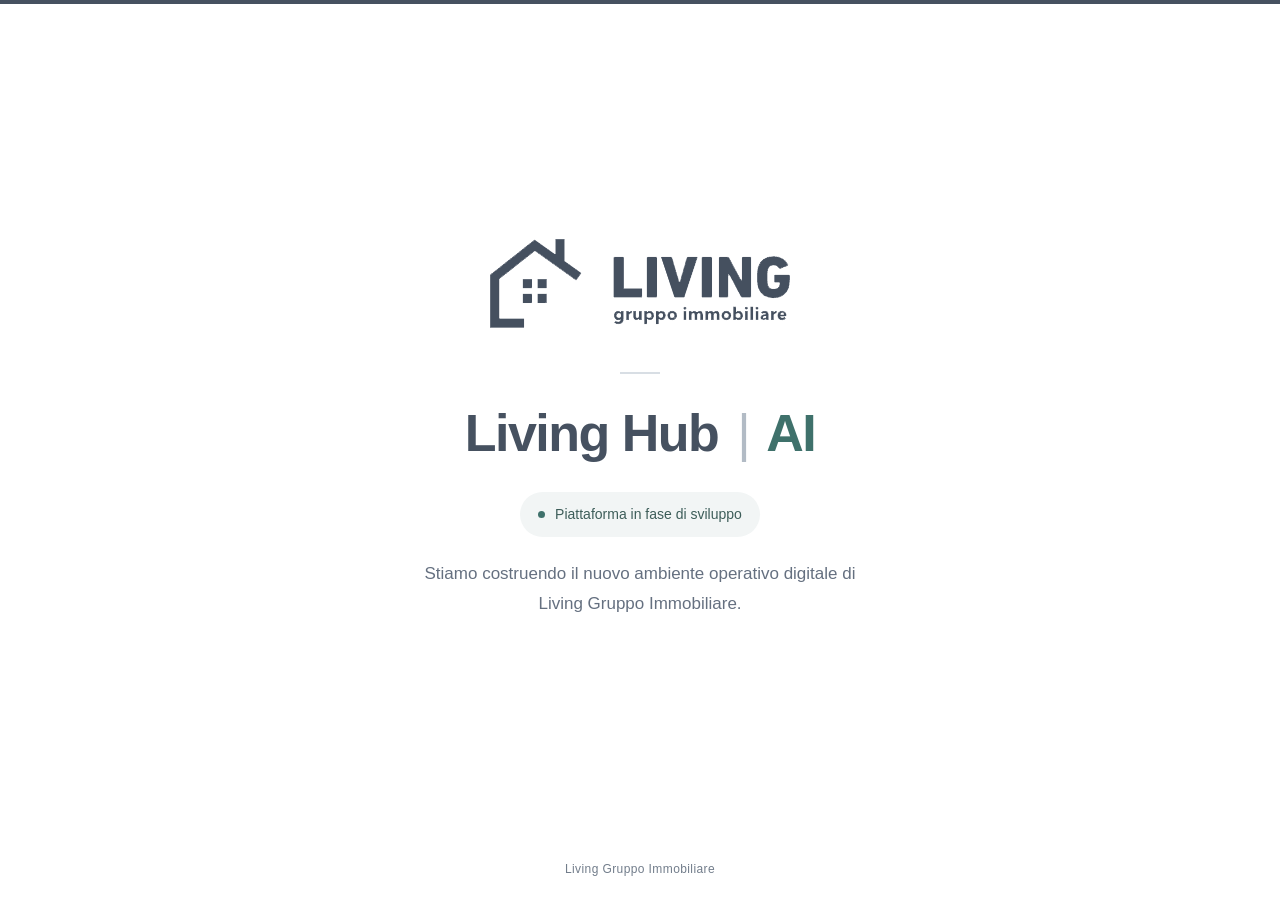
<file: index.html>
<!doctype html>
<html lang="it">
<head>
  <meta charset="utf-8">
  <meta name="viewport" content="width=device-width, initial-scale=1">
  <meta name="description" content="Living Hub | AI — Il nuovo ambiente operativo digitale di Living Gruppo Immobiliare. Piattaforma in fase di sviluppo.">
  <meta name="theme-color" content="#465160">
  <title>Living Hub | AI — Piattaforma in fase di sviluppo</title>
  <link rel="icon" href="logo-living.png" type="image/png">
  <link rel="stylesheet" href="style.css">
</head>
<body>
  <main>
    <img class="logo" src="logo-living.png" alt="Living Gruppo Immobiliare" width="300" height="89">
    <div class="divider" aria-hidden="true"></div>
    <h1>Living Hub <span class="separator">|</span> <span class="ai">AI</span></h1>
    <p class="status"><span class="dot" aria-hidden="true"></span>Piattaforma in fase di sviluppo</p>
    <p class="description">Stiamo costruendo il nuovo ambiente operativo digitale di Living Gruppo Immobiliare.</p>
  </main>
  <footer>Living Gruppo Immobiliare</footer>
</body>
</html>
</file>
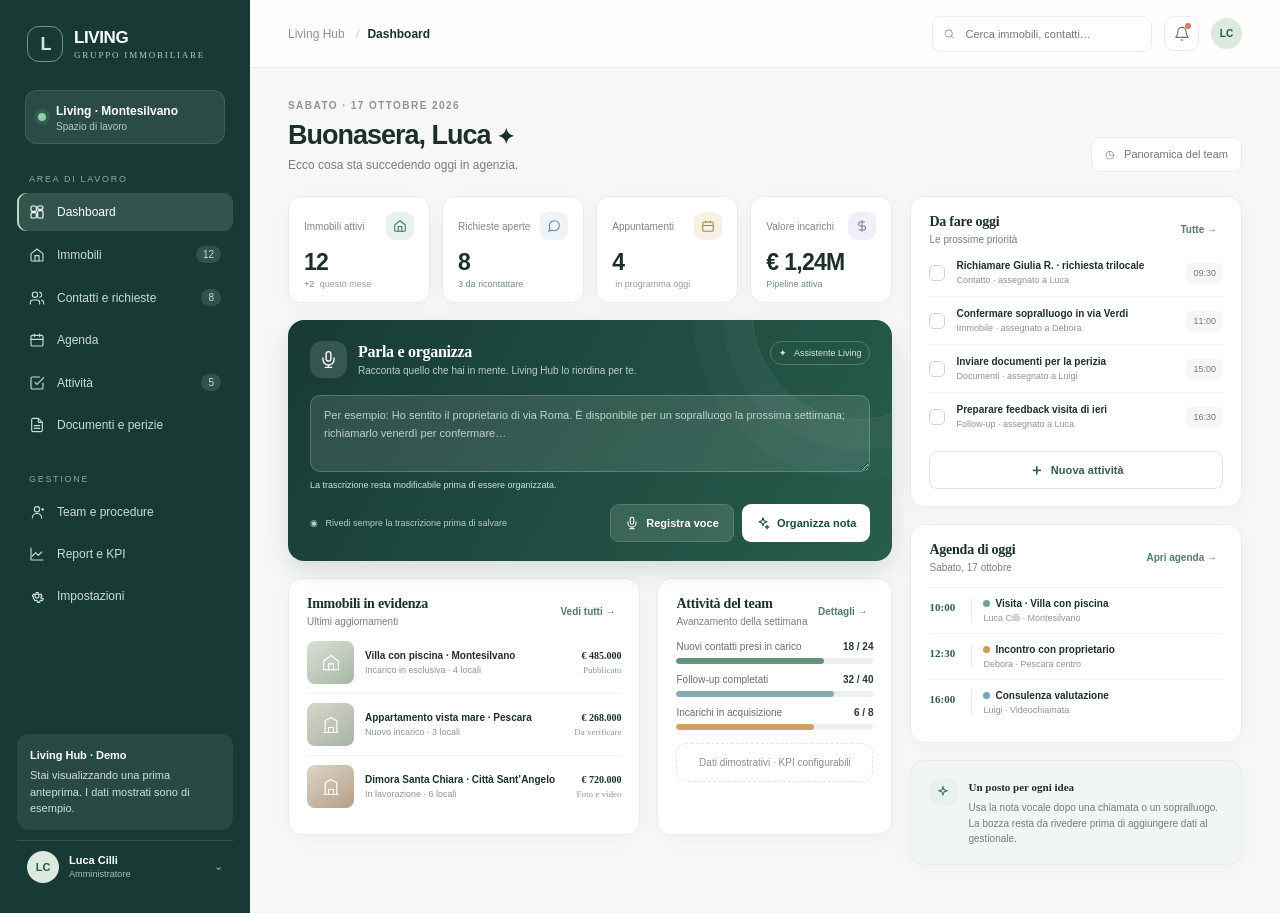
<file: dashboard/index.html>
<!doctype html>
<html lang="it">
<head>
<meta charset="utf-8"><meta name="viewport" content="width=device-width,initial-scale=1">
<meta name="theme-color" content="#173b34"><title>Living Hub · Dashboard</title>
<style>
:root{--ink:#1c302b;--muted:#74817c;--line:#e8ede9;--paper:#f7f8f5;--white:#fff;--green:#173b34;--green2:#24584c;--mint:#e7f2ec;--gold:#c99448;--blue:#edf3f7;--shadow:0 8px 28px rgba(23,59,52,.07)}
*{box-sizing:border-box}body{margin:0;background:var(--paper);color:var(--ink);font:14px 'DM Sans',sans-serif}button,input,textarea{font:inherit}button{cursor:pointer}.app{display:grid;grid-template-columns:250px minmax(0,1fr);min-height:100vh}.sidebar{background:var(--green);color:white;padding:26px 17px 20px;display:flex;flex-direction:column;gap:28px}.brand{display:flex;align-items:center;gap:11px;padding:0 10px}.brandmark{width:36px;height:36px;border:1px solid rgba(255,255,255,.42);border-radius:12px;display:grid;place-items:center;font:800 18px Manrope,sans-serif;letter-spacing:-2px;color:#d5e6d9}.brandname{font:700 17px Manrope,sans-serif;letter-spacing:-.4px}.brandname small{display:block;font:500 9px 'DM Sans';letter-spacing:1.8px;color:#b6c9bd;margin-top:2px}.workspace{margin:0 8px;background:rgba(255,255,255,.09);border:1px solid rgba(255,255,255,.11);border-radius:12px;padding:11px 12px;display:flex;align-items:center;gap:10px}.workspace .dot{width:8px;height:8px;border-radius:50%;background:#8ed1a8;box-shadow:0 0 0 4px rgba(142,209,168,.12)}.workspace strong{font-size:12px}.workspace span{display:block;color:#b4c9bd;font-size:10px;margin-top:3px}.nav-label{font-size:9px;text-transform:uppercase;letter-spacing:1.7px;color:#91aaa0;padding:0 12px;margin:2px 0 9px}.nav{display:grid;gap:4px}.nav button{background:none;border:0;color:#cedbd4;text-align:left;border-radius:9px;padding:11px 12px;display:flex;align-items:center;gap:12px;font-size:12px;transition:.18s}.nav button:hover,.nav button.active{background:rgba(255,255,255,.12);color:white}.nav button.active{box-shadow:inset 2px 0 #b5d8c0}.ico{width:16px;height:16px;display:inline-grid;place-items:center;flex:none}.ico svg{width:16px;height:16px;stroke:currentColor;fill:none;stroke-width:1.7;stroke-linecap:round;stroke-linejoin:round}.nav .count{margin-left:auto;border-radius:20px;background:rgba(255,255,255,.12);padding:3px 7px;font-size:10px}.side-bottom{margin-top:auto;display:grid;gap:10px}.help-card{padding:13px;border-radius:12px;background:rgba(255,255,255,.08);color:#d2dfd8;font-size:11px;line-height:1.5}.help-card b{color:#fff;display:block;margin-bottom:4px}.profile{display:flex;align-items:center;gap:10px;padding:10px;border-top:1px solid rgba(255,255,255,.12);font-size:11px}.avatar{width:32px;height:32px;border-radius:50%;display:grid;place-items:center;font-weight:700;background:#dce9df;color:#24584c}.profile small{display:block;color:#a9beb3;margin-top:3px}.main{min-width:0}.topbar{height:68px;background:rgba(255,255,255,.82);border-bottom:1px solid var(--line);display:flex;align-items:center;justify-content:space-between;padding:0 38px;position:sticky;top:0;z-index:5;backdrop-filter:blur(14px)}.crumb{font-size:12px;color:#89958f}.crumb b{color:var(--ink);font-weight:600}.top-actions{display:flex;align-items:center;gap:12px}.search{height:36px;width:220px;border:1px solid var(--line);background:#fff;border-radius:9px;display:flex;align-items:center;gap:8px;padding:0 10px;color:#8b9690}.search input{outline:none;border:0;width:100%;font-size:11px}.circle-btn{width:35px;height:35px;border:1px solid var(--line);background:#fff;border-radius:10px;display:grid;place-items:center;color:#66746d;position:relative}.notify{position:absolute;width:6px;height:6px;background:#d67a62;border-radius:100%;right:7px;top:6px}.content{max-width:1450px;margin:auto;padding:32px 38px 48px}.welcome{display:flex;align-items:flex-end;justify-content:space-between;gap:14px;margin-bottom:24px}.eyebrow{font-size:10px;letter-spacing:1.45px;text-transform:uppercase;color:#8b958e;font-weight:600;margin-bottom:9px}.welcome h1{margin:0;font:700 27px Manrope,sans-serif;letter-spacing:-1px}.welcome p{margin:7px 0 0;color:var(--muted);font-size:12px}.date-chip{border:1px solid var(--line);border-radius:9px;background:#fff;padding:10px 13px;font-size:11px;color:#6c7973;white-space:nowrap}.grid{display:grid;grid-template-columns:minmax(0,1.55fr) minmax(300px,.85fr);gap:18px;align-items:start}.left-col,.right-col{display:grid;gap:17px;min-width:0}.metrics{display:grid;grid-template-columns:repeat(4,minmax(0,1fr));gap:12px}.metric{background:white;border:1px solid var(--line);border-radius:13px;padding:15px 15px 13px;min-height:105px;box-shadow:0 2px 8px rgba(23,59,52,.02)}.metric-top{display:flex;justify-content:space-between;align-items:center;color:#7c8982;font-size:10px}.metric-icon{width:28px;height:28px;border-radius:9px;background:var(--mint);color:#3a7662;display:grid;place-items:center}.metric-icon svg{width:14px;height:14px;stroke:currentColor;fill:none;stroke-width:1.8}.metric strong{display:block;font:700 23px Manrope,sans-serif;margin:9px 0 3px;letter-spacing:-.7px}.delta{font-size:9px;color:#698e78}.delta em{font-style:normal;color:#91a098;margin-left:3px}.voice-card{border-radius:16px;background:linear-gradient(120deg,#173b34,#285d4d);padding:21px 22px 19px;color:white;box-shadow:0 10px 24px rgba(24,67,55,.15);position:relative;overflow:hidden}.voice-card:after{content:'';width:210px;height:210px;position:absolute;border:1px solid rgba(255,255,255,.09);border-radius:50%;right:-72px;top:-112px;box-shadow:0 0 0 30px rgba(255,255,255,.025),0 0 0 60px rgba(255,255,255,.02)}.voice-head{display:flex;justify-content:space-between;align-items:flex-start;position:relative;z-index:1}.voice-title{display:flex;align-items:center;gap:11px}.voice-mark{width:37px;height:37px;border-radius:12px;background:rgba(255,255,255,.13);display:grid;place-items:center}.voice-mark svg{width:19px;height:19px;stroke:white;fill:none;stroke-width:1.7;stroke-linecap:round;stroke-linejoin:round}.voice-title h2{font:700 16px Manrope;margin:0;letter-spacing:-.3px}.voice-title p{margin:4px 0 0;color:#bad0c4;font-size:10px}.badge{font-size:9px;color:#d7e8dd;border:1px solid rgba(255,255,255,.22);padding:6px 8px;border-radius:30px}.voice-area{position:relative;z-index:1;margin-top:17px}.voice-text{width:100%;height:77px;resize:vertical;min-height:68px;background:rgba(255,255,255,.1);border:1px solid rgba(255,255,255,.2);border-radius:10px;color:#fff;outline:none;padding:11px 13px;font-size:11px;line-height:1.6}.voice-text::placeholder{color:#c0d2c8}.voice-controls{display:flex;justify-content:space-between;align-items:center;margin-top:10px;gap:9px}.privacy-note{color:#bbcec2;font-size:9px;display:flex;align-items:center;gap:6px}.voice-buttons{display:flex;gap:8px}.btn{border:0;border-radius:8px;padding:9px 12px;font-size:10px;font-weight:600;display:inline-flex;align-items:center;justify-content:center;gap:7px;transition:.18s}.btn svg{width:14px;height:14px;stroke:currentColor;fill:none;stroke-width:1.8;stroke-linecap:round;stroke-linejoin:round}.btn-ghost{color:white;background:rgba(255,255,255,.12);border:1px solid rgba(255,255,255,.14)}.btn-ghost:hover{background:rgba(255,255,255,.2)}.btn-light{background:#fff;color:#1d493d}.btn-light:hover{background:#eaf4ec}.btn-primary{background:var(--green);color:white}.btn-primary:hover{background:#24584c}.btn-outline{background:white;color:#4e6058;border:1px solid var(--line)}.mic.recording{background:#e57f68;color:white;animation:pulse 1.2s infinite}@keyframes pulse{50%{box-shadow:0 0 0 6px rgba(229,127,104,.2)}}.transcript-status{font-size:9px;color:#d2e3d7;min-height:14px;margin-top:5px}.preview{margin-top:12px;border:1px solid rgba(255,255,255,.18);border-radius:11px;padding:12px;background:rgba(255,255,255,.07);display:none}.preview.show{display:block}.preview-top{display:flex;justify-content:space-between;align-items:center;font-size:10px;font-weight:700}.preview-top button{border:0;background:none;color:#d4e6db;font-size:10px}.preview-list{display:grid;gap:7px;margin-top:10px}.suggestion{display:flex;align-items:flex-start;gap:8px;background:rgba(255,255,255,.08);border-radius:8px;padding:8px;font-size:10px;line-height:1.45;color:#eef6f0}.suggestion input{accent-color:#8dd3a5;margin-top:1px}.suggestion .tag{white-space:nowrap;background:rgba(255,255,255,.15);border-radius:20px;padding:3px 6px;font-size:8px;color:#d7e7dc}.preview-footer{display:flex;justify-content:flex-end;gap:8px;margin-top:10px}.card{background:#fff;border:1px solid var(--line);border-radius:14px;padding:17px 18px;box-shadow:0 2px 8px rgba(23,59,52,.02)}.card-head{display:flex;align-items:center;justify-content:space-between;margin-bottom:14px}.card-head h2{font:700 14px Manrope;margin:0;letter-spacing:-.25px}.card-head p{font-size:10px;color:var(--muted);margin:4px 0 0}.link{border:0;background:none;color:#537c68;font-size:10px;font-weight:600}.task-list{display:grid}.task{display:grid;grid-template-columns:17px minmax(0,1fr) auto;gap:10px;padding:11px 0;border-top:1px solid #f0f2ef;align-items:center}.task:first-child{border-top:0;padding-top:1px}.check{width:16px;height:16px;border-radius:5px;border:1.3px solid #cbd7ce;background:white;display:grid;place-items:center;color:white;padding:0}.check.done{background:#4d8069;border-color:#4d8069}.check svg{width:10px;height:10px;stroke:currentColor;fill:none;stroke-width:2}.task-name{font-size:10px;font-weight:600}.task-meta{font-size:9px;color:#89958e;margin-top:4px}.task-time{font-size:9px;color:#6f7b74;background:#f5f7f4;border-radius:6px;padding:5px 7px;white-space:nowrap}.agenda-row{display:flex;gap:11px;padding:10px 0;border-top:1px solid #f0f2ef}.agenda-row:first-child{border-top:0;padding-top:0}.timebox{width:43px;flex:none;border-right:1px solid var(--line);font:700 11px Manrope;color:#345b4d;padding-top:3px}.event-title{font-size:10px;font-weight:600}.event-meta{font-size:9px;color:#8a9690;margin-top:4px}.event-dot{width:7px;height:7px;border-radius:50%;background:#72a587;display:inline-block;margin-right:5px}.event-dot.gold{background:#cb9a57}.event-dot.blue{background:#76a4ba}.pipeline{display:grid;gap:10px}.pipeline-line{display:flex;justify-content:space-between;font-size:10px;color:#63716a}.pipeline-line strong{color:#263a33}.bar{height:6px;background:#edf1ed;border-radius:20px;margin-top:6px;overflow:hidden}.bar i{height:100%;display:block;border-radius:20px;background:#67927c}.bar.blue i{background:#84aab5}.bar.gold i{background:#cda367}.bottom-row{display:grid;grid-template-columns:1.2fr .8fr;gap:17px}.property{display:flex;align-items:center;gap:11px;padding:9px 0;border-top:1px solid #f0f2ef}.property:first-child{border-top:0;padding-top:0}.prop-img{width:47px;height:43px;border-radius:8px;background:linear-gradient(145deg,#d8dfd4,#a7b8a5);display:grid;place-items:center;color:white;flex:none}.prop-img svg{width:20px;height:20px;stroke:currentColor;fill:none;stroke-width:1.4}.prop-text{min-width:0}.prop-text b{font-size:10px;display:block}.prop-text span{font-size:9px;color:#8b9690;display:block;margin-top:4px}.prop-price{margin-left:auto;text-align:right;font:700 10px Manrope;white-space:nowrap}.prop-price small{display:block;font:400 9px 'DM Sans';color:#8a9690;margin-top:4px}.empty-state{padding:13px;border:1px dashed #dfe7e1;border-radius:10px;text-align:center;color:#839087;font-size:10px}.toast{position:fixed;right:24px;bottom:24px;background:#203f35;color:white;padding:12px 16px;border-radius:10px;box-shadow:var(--shadow);font-size:11px;opacity:0;transform:translateY(8px);pointer-events:none;transition:.22s;z-index:10}.toast.show{opacity:1;transform:translateY(0)}.mobile-menu{display:none}

.properties-view[hidden]{display:none}.property-page-head{display:flex;align-items:flex-end;justify-content:space-between;gap:16px;margin:4px 0 22px}.property-page-head h1{margin:0;font:700 28px Manrope,sans-serif;letter-spacing:-.8px}.property-page-head p{margin:7px 0 0;color:var(--muted);font-size:12px}.property-kpis{display:grid;grid-template-columns:repeat(4,minmax(0,1fr));gap:12px;margin-bottom:17px}.property-kpis .metric{min-height:90px}.property-kpis .metric strong{font-size:22px}.property-toolbar{display:flex;align-items:center;gap:9px;background:#fff;border:1px solid var(--line);border-radius:13px;padding:12px;margin-bottom:13px}.property-search{display:flex;align-items:center;gap:8px;height:36px;flex:1;min-width:200px;border:1px solid var(--line);border-radius:8px;padding:0 10px;color:#85928a}.property-search input{width:100%;border:0;outline:0;font-size:11px;color:var(--ink)}.property-toolbar select{height:36px;border:1px solid var(--line);border-radius:8px;padding:0 10px;background:#fff;color:#52625a;font-size:10px}.property-table-wrap{background:#fff;border:1px solid var(--line);border-radius:13px;overflow:hidden}.property-table{width:100%;border-collapse:collapse;text-align:left}.property-table th{padding:12px 14px;background:#fafbf9;color:#89958e;font-size:8px;letter-spacing:1px;font-weight:700}.property-table td{padding:13px 14px;border-top:1px solid #eef1ed;font-size:10px;vertical-align:middle}.property-table tr[data-property]{cursor:pointer;transition:background .15s}.property-table tr[data-property]:hover{background:#f8faf7}.property-name{display:flex;align-items:center;gap:10px;min-width:205px}.property-thumb{width:42px;height:40px;border-radius:8px;background:linear-gradient(145deg,#d8dfd4,#a7b8a5);flex:none}.property-name b{display:block;font-size:10px}.property-name small,.property-address{display:block;color:#849088;font-size:9px;margin-top:4px}.status-pill{display:inline-flex;align-items:center;gap:6px;border-radius:20px;padding:6px 8px;background:#edf4ef;color:#47765f;font-size:9px;white-space:nowrap}.status-pill:before{content:'';width:5px;height:5px;border-radius:50%;background:currentColor}.status-pill.pending{background:#f7f1e7;color:#a37739}.status-pill.visit{background:#edf3f7;color:#60869a}.status-pill.draft{background:#f1eff5;color:#807298}.next-action{color:#627169;max-width:155px}.row-more{border:0;background:none;color:#6d8779;font-size:10px;font-weight:600;white-space:nowrap}.property-empty{padding:28px;text-align:center;color:#7e8a83;font-size:11px}.property-footnote{margin:12px 2px;color:#89958e;font-size:9px}.property-detail-backdrop{position:fixed;inset:0;background:rgba(17,34,28,.3);z-index:20;display:flex;justify-content:flex-end}.property-drawer{background:#fff;width:min(470px,100%);height:100%;overflow:auto;padding:24px;box-shadow:-12px 0 35px rgba(24,45,36,.13)}.drawer-top{display:flex;justify-content:space-between;align-items:center}.drawer-top button{border:1px solid var(--line);background:#fff;border-radius:8px;padding:7px 10px;color:#59675f}.drawer-photo{height:180px;border-radius:13px;margin:20px 0;background:linear-gradient(135deg,#dce5dc,#9aaf9d);display:grid;place-items:center;color:#fff;font-size:12px}.property-drawer h2{font:700 21px Manrope,sans-serif;margin:0}.drawer-meta{color:#7c8981;font-size:11px;margin:7px 0 18px}.drawer-price{font:700 20px Manrope;color:var(--green);margin:14px 0}.drawer-section{border-top:1px solid var(--line);padding:16px 0}.drawer-section h3{font:700 12px Manrope;margin:0 0 11px}.drawer-line{display:flex;justify-content:space-between;gap:14px;padding:7px 0;font-size:10px;color:#65736b}.drawer-line strong{color:#31433a;font-weight:600;text-align:right}.drawer-action{width:100%;margin-top:12px}.doc-list{display:grid;gap:8px}.doc-row{border:1px solid #edf0ed;border-radius:9px;padding:10px;display:grid;grid-template-columns:minmax(0,1fr) auto;gap:8px;align-items:center}.doc-row.present{background:#f0f7f2;border-color:#dcebe0}.doc-row.requested{background:#f1f6f8;border-color:#deeaee}.doc-row.in-progress{background:#faf6ed;border-color:#eee4d1}.doc-title{font-size:10px;font-weight:700;color:#34483c}.doc-assignee{font-size:9px;color:#819087;margin-top:4px}.doc-status{font-size:9px;font-weight:700;color:#4c8262;white-space:nowrap}.doc-row.missing .doc-status{color:#9d7540}.doc-row.requested .doc-status{color:#5b7e90}.doc-row.in-progress .doc-status{color:#9d7540}.doc-request{grid-column:1/-1;display:flex;justify-content:space-between;align-items:center;gap:10px;border:0;background:transparent;padding:3px 0 0;color:#547b64;font-size:9px;font-weight:700;text-align:left}.doc-request:disabled{color:#628297;cursor:default}.doc-row.present .doc-status:before{content:'✓ ';font-weight:800}

@media(max-width:850px){.property-kpis{grid-template-columns:repeat(2,minmax(0,1fr))}.property-toolbar{flex-wrap:wrap}.property-search{flex-basis:100%}.property-table-wrap{overflow:auto}.property-table{min-width:780px}}
@media(max-width:600px){.property-page-head{align-items:flex-start;flex-direction:column}.property-toolbar select{flex:1}.property-toolbar .btn{width:100%}}
@media(max-width:1100px){.app{grid-template-columns:218px 1fr}.content{padding:28px 24px}.topbar{padding:0 24px}.grid{grid-template-columns:1fr}.right-col{grid-template-columns:1fr 1fr}.metrics{grid-template-columns:repeat(4,1fr)}}
@media(max-width:760px){.app{grid-template-columns:1fr}.sidebar{display:none}.topbar{height:59px;padding:0 15px}.mobile-menu{display:grid}.search{width:min(46vw,220px)}.crumb{display:none}.content{padding:23px 15px 34px}.welcome{align-items:flex-start}.welcome h1{font-size:23px}.date-chip{font-size:9px;padding:8px}.metrics{grid-template-columns:repeat(2,minmax(0,1fr));gap:9px}.metric{min-height:99px;padding:13px}.metric strong{font-size:21px}.right-col{grid-template-columns:1fr}.bottom-row{grid-template-columns:1fr}.voice-card{padding:17px}.voice-controls{align-items:flex-start;flex-direction:column}.voice-buttons{width:100%}.voice-buttons .btn{flex:1}.badge{font-size:8px}.grid{gap:13px}}
.file-actions{display:flex;flex-wrap:wrap;gap:8px;margin:10px 0}.file-actions .btn,.file-actions a{font-size:9px}.file-picker{position:absolute!important;width:1px;height:1px;overflow:hidden;clip:rect(0,0,0,0);white-space:nowrap}.attachment-list{display:grid;gap:7px}.attachment-row{border:1px solid #edf0ed;border-radius:8px;padding:9px 10px;display:flex;align-items:center;gap:9px;font-size:9px}.attachment-row a{color:#3c6c56;text-decoration:none;font-weight:600;overflow-wrap:anywhere}.attachment-row a:hover{text-decoration:underline}.attachment-kind{margin-left:auto;color:#849188;white-space:nowrap}.upload-note{font-size:9px;line-height:1.5;color:#829087;margin:9px 0 0}.file-picker:focus-visible+span{outline:2px solid #24584c}@media print{.property-detail-backdrop{position:static;background:#fff}.property-drawer{box-shadow:none;max-height:none;overflow:visible;width:100%}.file-actions{display:none}}/* Visual refresh: full-screen property workspace and consistent controls */
:focus-visible{outline:3px solid rgba(79,133,103,.48);outline-offset:2px}
button,.btn,a.btn{transition:background-color .18s ease,border-color .18s ease,color .18s ease,box-shadow .18s ease,transform .18s ease}
.btn{min-height:38px;padding:10px 14px;border-radius:9px;font-size:11px;font-weight:700;letter-spacing:.05px}
.btn-primary{background:#24584c;color:#fff;box-shadow:0 3px 9px rgba(23,59,52,.12)}
.btn-primary:hover{background:#173b34;box-shadow:0 5px 14px rgba(23,59,52,.18);transform:translateY(-1px)}
.btn-outline{background:#fff;color:#365c4d;border:1px solid #dce5de}
.btn-outline:hover{border-color:#99b7a4;background:#f5faf6}
.property-toolbar input,.property-toolbar select{min-height:38px;border-radius:9px;border-color:#dce4de}
.property-table-wrap,.card,.metric{box-shadow:0 5px 18px rgba(23,59,52,.035)}
.property-table tbody tr:hover{background:#f8faf8}
.property-table button{min-height:34px;padding:7px 11px;border-radius:8px;background:#f1f6f2;color:#315f4c;font-weight:700}
.property-table button:hover{background:#e3efe6}
.property-detail-backdrop{position:fixed;inset:0;z-index:30;display:block;overflow:auto;padding:0;background:#f5f7f4}
.property-drawer{width:100%;max-width:none;min-height:100vh;height:auto;max-height:none;overflow:visible;padding:0;background:transparent;border-radius:0;box-shadow:none}
.property-detail-header{position:sticky;top:0;z-index:5;display:flex;align-items:center;justify-content:space-between;gap:14px;padding:14px clamp(18px,4vw,64px);background:rgba(255,255,255,.94);border-bottom:1px solid #e6ece7;backdrop-filter:blur(14px)}
.property-detail-header .detail-kicker{font-size:10px;letter-spacing:1.35px;text-transform:uppercase;color:#75857b;font-weight:700}
.property-detail-header .detail-crumb{font-size:12px;color:#829087;margin-top:4px}
.property-detail-header button{min-height:38px;padding:8px 13px;border:1px solid #dce5de;background:#fff;color:#344b3f;border-radius:9px;font-size:11px;font-weight:700}
.property-detail-header button:hover{background:#f2f7f3;border-color:#b8cbbd}
.property-detail-body{max-width:1440px;margin:0 auto;padding:28px clamp(18px,4vw,64px) 52px}
.property-hero{display:grid;grid-template-columns:minmax(250px,.72fr) minmax(0,1.4fr);gap:28px;align-items:center;padding:22px;background:#fff;border:1px solid #e7ece8;border-radius:17px;box-shadow:0 7px 24px rgba(23,59,52,.04)}
.property-hero .drawer-photo{height:230px;margin:0;border-radius:12px;background:linear-gradient(135deg,#dce8df,#a8bcae);font-size:12px;font-weight:600;color:#436451}
.property-hero-copy h1{margin:13px 0 6px;font:700 clamp(24px,3vw,34px) Manrope,sans-serif;letter-spacing:-1px;color:#20372e}
.property-hero-copy .drawer-meta{font-size:13px;margin:0;color:#74817c}
.property-hero-copy .drawer-price{font-size:24px;margin:17px 0 0}
.property-hero-status{display:flex;align-items:center;gap:10px;flex-wrap:wrap}
.property-hero-status .eyebrow{margin:0}
.property-hero-facts{display:flex;flex-wrap:wrap;gap:8px;margin-top:17px}
.property-hero-facts span{padding:8px 11px;border:1px solid #e7ece8;background:#f8faf8;border-radius:8px;color:#5e7066;font-size:10px;font-weight:600}
.property-detail-grid{display:grid;grid-template-columns:minmax(0,1.35fr) minmax(280px,.72fr);gap:18px;margin-top:18px;align-items:start}
.property-main-column,.property-side-column{display:grid;gap:16px;min-width:0}
.detail-card{padding:21px;background:#fff;border:1px solid #e7ece8;border-radius:15px;box-shadow:0 5px 18px rgba(23,59,52,.035)}
.detail-card .drawer-section{border:0;padding:0}
.detail-card h3{font-size:14px;margin:0 0 7px}
.detail-intro{font-size:11px;color:#78867e;line-height:1.55;margin:0 0 14px}
.detail-progress{display:flex;align-items:center;justify-content:space-between;gap:14px;margin:0 0 13px;color:#64736a;font-size:10px}
.detail-progress strong{color:#2d5944}
.detail-progress-track{height:6px;border-radius:9px;background:#edf2ed;overflow:hidden;margin:-4px 0 14px}
.detail-progress-track i{display:block;height:100%;border-radius:9px;background:linear-gradient(90deg,#5d9272,#86b894)}
.drawer-line{font-size:11px;padding:10px 0;border-bottom:1px solid #f0f3f0}
.drawer-line:last-child{border-bottom:0;padding-bottom:0}
.doc-list{gap:9px}
.doc-row{padding:13px;border-radius:10px;grid-template-columns:minmax(0,1fr) auto}
.doc-title{font-size:11px}
.doc-assignee{font-size:10px;line-height:1.45}
.doc-status{font-size:10px}
.doc-request{font-size:10px}
.file-actions{margin:12px 0}
.file-actions .btn,.file-actions a{min-height:37px;font-size:10px}
.attachment-row{min-height:42px;padding:10px 12px;border-radius:9px;font-size:10px}
.upload-note{font-size:10px;line-height:1.6}
.property-footnote{margin:16px 0 0;color:#829087;font-size:10px}
@media(max-width:760px){
 .property-detail-header{padding:12px 15px}
 .property-detail-body{padding:16px 13px 32px}
 .property-hero{grid-template-columns:1fr;gap:17px;padding:15px;border-radius:13px}
 .property-hero .drawer-photo{height:190px}
 .property-detail-grid{grid-template-columns:1fr;gap:13px;margin-top:13px}
 .detail-card{padding:16px}
 .doc-row{grid-template-columns:minmax(0,1fr) auto}
 .detail-progress{font-size:9px}
}
@media(max-width:430px){
 .property-hero .drawer-photo{height:160px}
 .doc-row{grid-template-columns:1fr}
 .doc-status{grid-column:1}
 .doc-request{grid-column:1}
 .file-actions{align-items:stretch}
 .file-actions .btn,.file-actions a{flex:1}
}
/* Property valuation and media service workflow */
.workflow-head{display:flex;align-items:flex-start;justify-content:space-between;gap:14px;margin-bottom:15px}
.workflow-head h3{margin:0}
.workflow-head p{margin:5px 0 0;color:#7b8981;font-size:10px;line-height:1.5}
.workflow-fields{display:grid;grid-template-columns:repeat(2,minmax(0,1fr));gap:12px}
.workflow-fields.three{grid-template-columns:repeat(3,minmax(0,1fr))}
.workflow-field{display:grid;gap:6px;min-width:0;color:#627168;font-size:10px;font-weight:700}
.workflow-field input,.workflow-field textarea{width:100%;min-height:40px;border:1px solid #dfe7e1;border-radius:9px;padding:10px 11px;background:#fff;color:#293c32;font-size:11px;outline:none}
.workflow-field textarea{min-height:82px;resize:vertical;line-height:1.5}
.workflow-field input:focus,.workflow-field textarea:focus{border-color:#7da68a;box-shadow:0 0 0 3px rgba(86,135,103,.11)}
.workflow-field input::placeholder,.workflow-field textarea::placeholder{color:#a0aaa4;font-weight:400}
.workflow-map{display:inline-flex;align-items:center;gap:6px;color:#3a7257;font-size:10px;font-weight:700;text-decoration:none;margin-top:8px}
.workflow-map:hover{text-decoration:underline}
.workflow-options{display:grid;grid-template-columns:repeat(3,minmax(0,1fr));gap:8px;margin:13px 0}
.workflow-option{display:flex;align-items:center;gap:8px;min-height:40px;padding:9px 10px;border:1px solid #e4ebe5;border-radius:9px;background:#fbfcfb;color:#43564a;font-size:10px;font-weight:600;cursor:pointer}
.workflow-option:hover{border-color:#a9c3b0;background:#f5faf6}
.workflow-option input{accent-color:#3c7557}
.workflow-option.is-disabled{opacity:.45;cursor:not-allowed}
.workflow-actions{display:flex;flex-wrap:wrap;gap:8px;margin-top:13px}
.workflow-actions .btn{min-height:38px}
.workflow-status{min-height:16px;margin:9px 0 0;color:#4f7e61;font-size:10px;font-weight:700}
.workflow-note{color:#87938c;font-size:9px;line-height:1.55;margin:10px 0 0}
.workflow-subhead{font-size:11px;font-weight:700;color:#344b3f;margin:15px 0 9px}
.service-upload{margin-top:12px}
.valuation-result{display:inline-flex;align-items:center;min-height:28px;padding:6px 9px;background:#f1f6f2;color:#477257;border-radius:7px;font-size:9px;font-weight:700}
@media(max-width:760px){
 .workflow-fields,.workflow-fields.three{grid-template-columns:1fr}
 .workflow-options{grid-template-columns:repeat(2,minmax(0,1fr))}
 .workflow-head{display:grid}
}
@media(max-width:430px){.workflow-options{grid-template-columns:1fr}.workflow-actions{display:grid}.workflow-actions .btn{width:100%}}
</style>
</head>
<body>
<div class="app">
<aside class="sidebar">
  <div class="brand"><div class="brandmark">L</div><div class="brandname">LIVING<small>GRUPPO IMMOBILIARE</small></div></div>
  <div class="workspace"><i class="dot"></i><div><strong>Living · Montesilvano</strong><span>Spazio di lavoro</span></div></div>
  <div><div class="nav-label">Area di lavoro</div><nav class="nav">
   <button class="active" data-page="Dashboard"><span class="ico"><svg viewBox="0 0 24 24"><rect x="3" y="3" width="8" height="8" rx="2"/><rect x="13" y="3" width="8" height="5" rx="2"/><rect x="13" y="10" width="8" height="11" rx="2"/><rect x="3" y="13" width="8" height="8" rx="2"/></svg></span>Dashboard</button>
   <button data-page="Immobili"><span class="ico"><svg viewBox="0 0 24 24"><path d="m3 10 9-7 9 7v10a1 1 0 0 1-1 1H4a1 1 0 0 1-1-1z"/><path d="M9 21v-8h6v8"/></svg></span>Immobili<span class="count">12</span></button>
   <button data-page="Contatti e richieste"><span class="ico"><svg viewBox="0 0 24 24"><path d="M16 21v-2a4 4 0 0 0-4-4H6a4 4 0 0 0-4 4v2"/><circle cx="9" cy="7" r="4"/><path d="M22 21v-2a4 4 0 0 0-3-3.87M16 3.13a4 4 0 0 1 0 7.75"/></svg></span>Contatti e richieste<span class="count">8</span></button>
   <button data-page="Agenda"><span class="ico"><svg viewBox="0 0 24 24"><rect x="3" y="5" width="18" height="16" rx="2"/><path d="M16 3v4M8 3v4M3 11h18"/></svg></span>Agenda</button>
   <button data-page="Attività"><span class="ico"><svg viewBox="0 0 24 24"><path d="m9 11 3 3L22 4"/><path d="M21 12v7a2 2 0 0 1-2 2H5a2 2 0 0 1-2-2V5a2 2 0 0 1 2-2h11"/></svg></span>Attività<span class="count">5</span></button>
   <button data-page="Documenti"><span class="ico"><svg viewBox="0 0 24 24"><path d="M14 2H6a2 2 0 0 0-2 2v16a2 2 0 0 0 2 2h12a2 2 0 0 0 2-2V8z"/><path d="M14 2v6h6M8 13h8M8 17h8"/></svg></span>Documenti e perizie</button>
  </nav></div>
  <div><div class="nav-label">Gestione</div><nav class="nav">
    <button data-page="Team e procedure"><span class="ico"><svg viewBox="0 0 24 24"><circle cx="12" cy="8" r="4"/><path d="M5 21a7 7 0 0 1 14 0M19 8h3m-1.5-1.5v3"/></svg></span>Team e procedure</button>
    <button data-page="Report e KPI"><span class="ico"><svg viewBox="0 0 24 24"><path d="M3 3v18h18"/><path d="m19 9-5 5-4-4-5 5"/></svg></span>Report e KPI</button>
    <button data-page="Impostazioni"><span class="ico"><svg viewBox="0 0 24 24"><circle cx="12" cy="12" r="3"/><path d="m19.4 15 .1.1 1.4 1.1-1.4 2.4-1.8-.7a8 8 0 0 1-1.7 1l-.3 1.9h-2.8l-.3-1.9a8 8 0 0 1-1.7-1l-1.8.7-1.4-2.4L7.1 15a8 8 0 0 1 0-2l-1.4-1.1 1.4-2.4 1.8.7a8 8 0 0 1 1.7-1l.3-1.9h2.8l.3 1.9a8 8 0 0 1 1.7 1l1.8-.7 1.4 2.4-1.4 1.1a8 8 0 0 1-.1 2z" transform="translate(-1 -1) scale(1.08)"/></svg></span>Impostazioni</button>
  </nav></div>
  <div class="side-bottom"><div class="help-card"><b>Living Hub · Demo</b>Stai visualizzando una prima anteprima. I dati mostrati sono di esempio.</div><div class="profile"><div class="avatar">LC</div><div><b>Luca Cilli</b><small>Amministratore</small></div><span style="margin-left:auto;color:#a8beb2">⌄</span></div></div>
</aside>
<main class="main">
  <header class="topbar"><div class="crumb">Living Hub <span style="padding:0 8px;color:#c2cbc5">/</span><b id="crumbPage">Dashboard</b></div><div class="top-actions"><button class="circle-btn mobile-menu" aria-label="Menu"><svg viewBox="0 0 24 24" width="16" height="16" fill="none" stroke="currentColor" stroke-width="1.8"><path d="M4 6h16M4 12h16M4 18h16"/></svg></button><div class="search"><svg viewBox="0 0 24 24" width="14" height="14" fill="none" stroke="currentColor" stroke-width="1.8"><circle cx="11" cy="11" r="7"/><path d="m20 20-4-4"/></svg><input id="searchInput" placeholder="Cerca immobili, contatti…"></div><button class="circle-btn" aria-label="Notifiche"><svg viewBox="0 0 24 24" width="16" height="16" fill="none" stroke="currentColor" stroke-width="1.7"><path d="M18 8a6 6 0 0 0-12 0c0 7-3 7-3 9h18c0-2-3-2-3-9M10 21h4"/></svg><i class="notify"></i></button><div class="avatar" style="width:31px;height:31px;font-size:10px">LC</div></div></header>
  <div class="content">
  <div id="dashboardView">
   <section class="welcome"><div><div class="eyebrow">Sabato · 17 ottobre 2026</div><h1>Buonasera, Luca <span style="font-size:21px">✦</span></h1><p>Ecco cosa sta succedendo oggi in agenzia.</p></div><div class="date-chip">◷ &nbsp; Panoramica del team</div></section>
   <div class="grid">
    <div class="left-col">
     <section class="metrics">
      <article class="metric"><div class="metric-top">Immobili attivi <span class="metric-icon"><svg viewBox="0 0 24 24"><path d="m3 10 9-7 9 7v10a1 1 0 0 1-1 1H4a1 1 0 0 1-1-1z"/><path d="M9 21v-8h6v8"/></svg></span></div><strong>12</strong><div class="delta">+2 <em>questo mese</em></div></article>
      <article class="metric"><div class="metric-top">Richieste aperte <span class="metric-icon" style="background:#edf3f7;color:#668c9c"><svg viewBox="0 0 24 24"><path d="M21 11.5a8.4 8.4 0 0 1-.9 3.8 8.5 8.5 0 0 1-7.6 4.7 8.4 8.4 0 0 1-3.8-.9L3 21l1.9-5.7a8.4 8.4 0 0 1-.9-3.8 8.5 8.5 0 0 1 4.7-7.6 8.4 8.4 0 0 1 3.8-.9h.5a8.5 8.5 0 0 1 8 8z"/></svg></span></div><strong>8</strong><div class="delta">3 da ricontattare</div></article>
      <article class="metric"><div class="metric-top">Appuntamenti <span class="metric-icon" style="background:#f7f0e5;color:#b1823f"><svg viewBox="0 0 24 24"><rect x="3" y="5" width="18" height="16" rx="2"/><path d="M16 3v4M8 3v4M3 11h18"/></svg></span></div><strong>4</strong><div class="delta"><em>in programma oggi</em></div></article>
      <article class="metric"><div class="metric-top">Valore incarichi <span class="metric-icon" style="background:#f0eef6;color:#8573a0"><svg viewBox="0 0 24 24"><path d="M12 2v20M17 5H9.5a3.5 3.5 0 0 0 0 7h5a3.5 3.5 0 0 1 0 7H6"/></svg></span></div><strong>€ 1,24M</strong><div class="delta">Pipeline attiva</div></article>
     </section>
     <section class="voice-card" id="voiceCard">
      <div class="voice-head"><div class="voice-title"><div class="voice-mark"><svg viewBox="0 0 24 24"><rect x="9" y="2" width="6" height="12" rx="3"/><path d="M5 10v2a7 7 0 0 0 14 0v-2M12 19v3m-4 0h8"/></svg></div><div><h2>Parla e organizza</h2><p>Racconta quello che hai in mente. Living Hub lo riordina per te.</p></div></div><span class="badge">✦ &nbsp; Assistente Living</span></div>
      <div class="voice-area"><textarea class="voice-text" id="voiceText" placeholder="Per esempio: Ho sentito il proprietario di via Roma. È disponibile per un sopralluogo la prossima settimana; richiamarlo venerdì per confermare…"></textarea><div class="transcript-status" id="voiceStatus">La trascrizione resta modificabile prima di essere organizzata.</div><div class="voice-controls"><div class="privacy-note">◉ &nbsp; Rivedi sempre la trascrizione prima di salvare</div><div class="voice-buttons"><button class="btn btn-ghost mic" id="micBtn"><svg viewBox="0 0 24 24"><rect x="9" y="2" width="6" height="12" rx="3"/><path d="M5 10v2a7 7 0 0 0 14 0v-2M12 19v3m-4 0h8"/></svg><span id="micLabel">Registra voce</span></button><button class="btn btn-light" id="organizeBtn"><svg viewBox="0 0 24 24"><path d="m12 3 1.8 5.2L19 10l-5.2 1.8L12 17l-1.8-5.2L5 10l5.2-1.8L12 3zM19 16l.9 2.1L22 19l-2.1.9L19 22l-.9-2.1L16 19l2.1-.9L19 16z"/></svg>Organizza nota</button></div></div>
       <div class="preview" id="organizePreview"><div class="preview-top"><span>Ho preparato questa bozza</span><button id="closePreview">Chiudi ×</button></div><div class="preview-list" id="suggestionList"></div><div class="preview-footer"><button class="btn btn-ghost" id="editAgain">Modifica testo</button><button class="btn btn-light" id="saveSuggestions">Conferma e salva</button></div></div>
      </div>
     </section>
     <div class="bottom-row">
      <section class="card"><div class="card-head"><div><h2>Immobili in evidenza</h2><p>Ultimi aggiornamenti</p></div><button class="link" data-page="Immobili">Vedi tutti →</button></div><div class="property-list">
       <div class="property"><div class="prop-img"><svg viewBox="0 0 24 24"><path d="m3 10 9-7 9 7v10H3z"/><path d="M9 21v-8h6v8"/></svg></div><div class="prop-text"><b>Villa con piscina · Montesilvano</b><span>Incarico in esclusiva · 4 locali</span></div><div class="prop-price">€ 485.000<small>Pubblicato</small></div></div>
       <div class="property"><div class="prop-img" style="background:linear-gradient(145deg,#d9d5c9,#a7b3a3)"><svg viewBox="0 0 24 24"><path d="M3 21h18M5 21V7l7-4 7 4v14M9 21v-6h6v6M9 9h.01M15 9h.01"/></svg></div><div class="prop-text"><b>Appartamento vista mare · Pescara</b><span>Nuovo incarico · 3 locali</span></div><div class="prop-price">€ 268.000<small>Da verificare</small></div></div>
       <div class="property"><div class="prop-img" style="background:linear-gradient(145deg,#dbd4c8,#b79e87)"><svg viewBox="0 0 24 24"><path d="M3 21h18M5 21V7l7-4 7 4v14M9 21v-6h6v6"/></svg></div><div class="prop-text"><b>Dimora Santa Chiara · Città Sant’Angelo</b><span>In lavorazione · 6 locali</span></div><div class="prop-price">€ 720.000<small>Foto e video</small></div></div>
      </div></section>
      <section class="card"><div class="card-head"><div><h2>Attività del team</h2><p>Avanzamento della settimana</p></div><button class="link" data-page="Report e KPI">Dettagli →</button></div><div class="pipeline">
       <div><div class="pipeline-line"><span>Nuovi contatti presi in carico</span><strong>18 / 24</strong></div><div class="bar"><i style="width:75%"></i></div></div>
       <div><div class="pipeline-line"><span>Follow-up completati</span><strong>32 / 40</strong></div><div class="bar blue"><i style="width:80%"></i></div></div>
       <div><div class="pipeline-line"><span>Incarichi in acquisizione</span><strong>6 / 8</strong></div><div class="bar gold"><i style="width:70%"></i></div></div>
       <div class="empty-state" style="margin-top:3px">Dati dimostrativi · KPI configurabili</div>
      </div></section>
     </div>
    </div>
    <aside class="right-col">
     <section class="card"><div class="card-head"><div><h2>Da fare oggi</h2><p>Le prossime priorità</p></div><button class="link" data-page="Attività">Tutte →</button></div><div class="task-list" id="taskList">
      <div class="task"><button class="check" aria-label="Completa attività"><svg viewBox="0 0 16 16"><path d="m3 8 3 3 7-7"/></svg></button><div><div class="task-name">Richiamare Giulia R. · richiesta trilocale</div><div class="task-meta">Contatto · assegnato a Luca</div></div><span class="task-time">09:30</span></div>
      <div class="task"><button class="check" aria-label="Completa attività"><svg viewBox="0 0 16 16"><path d="m3 8 3 3 7-7"/></svg></button><div><div class="task-name">Confermare sopralluogo in via Verdi</div><div class="task-meta">Immobile · assegnato a Debora</div></div><span class="task-time">11:00</span></div>
      <div class="task"><button class="check" aria-label="Completa attività"><svg viewBox="0 0 16 16"><path d="m3 8 3 3 7-7"/></svg></button><div><div class="task-name">Inviare documenti per la perizia</div><div class="task-meta">Documenti · assegnato a Luigi</div></div><span class="task-time">15:00</span></div>
      <div class="task"><button class="check" aria-label="Completa attività"><svg viewBox="0 0 16 16"><path d="m3 8 3 3 7-7"/></svg></button><div><div class="task-name">Preparare feedback visita di ieri</div><div class="task-meta">Follow-up · assegnato a Luca</div></div><span class="task-time">16:30</span></div>
     </div><button class="btn btn-outline" style="width:100%;margin-top:11px" id="addTask"><span style="font-size:15px;line-height:10px">＋</span> Nuova attività</button></section>
     <section class="card"><div class="card-head"><div><h2>Agenda di oggi</h2><p>Sabato, 17 ottobre</p></div><button class="link" data-page="Agenda">Apri agenda →</button></div>
      <div class="agenda-row"><div class="timebox">10:00</div><div><div class="event-title"><i class="event-dot"></i>Visita · Villa con piscina</div><div class="event-meta">Luca Cilli · Montesilvano</div></div></div>
      <div class="agenda-row"><div class="timebox">12:30</div><div><div class="event-title"><i class="event-dot gold"></i>Incontro con proprietario</div><div class="event-meta">Debora · Pescara centro</div></div></div>
      <div class="agenda-row"><div class="timebox">16:00</div><div><div class="event-title"><i class="event-dot blue"></i>Consulenza valutazione</div><div class="event-meta">Luigi · Videochiamata</div></div></div>
     </section>
     <section class="card" style="background:#f2f6f2"><div style="display:flex;gap:11px;align-items:flex-start"><div class="metric-icon" style="flex:none"><svg viewBox="0 0 24 24"><path d="m12 3 1.8 5.2L19 10l-5.2 1.8L12 17l-1.8-5.2L5 10l5.2-1.8L12 3z"/></svg></div><div><b style="font:700 11px Manrope">Un posto per ogni idea</b><p style="font-size:10px;line-height:1.55;color:#718078;margin:6px 0 0">Usa la nota vocale dopo una chiamata o un sopralluogo. La bozza resta da rivedere prima di aggiungere dati al gestionale.</p></div></div></section>
    </aside>
   </div>
  </div>
  <section id="propertiesView" class="properties-view" hidden>
   <div class="property-page-head"><div><div class="eyebrow">PORTAFOGLIO IMMOBILIARE</div><h1>Immobili</h1><p>Incarichi, documenti e prossime azioni in un unico posto.</p></div><button class="btn btn-primary" id="newPropertyBtn">＋ Nuovo immobile</button></div>
   <div class="property-kpis"><article class="metric"><div class="metric-top">In portafoglio</div><strong id="propertyCount">12</strong><div class="delta">Immobili gestiti</div></article><article class="metric"><div class="metric-top">In acquisizione</div><strong>3</strong><div class="delta">Da completare</div></article><article class="metric"><div class="metric-top">In pubblicazione</div><strong>7</strong><div class="delta">Annunci attivi</div></article><article class="metric"><div class="metric-top">Attività aperte</div><strong>5</strong><div class="delta">Collegate agli immobili</div></article></div>
   <div class="property-toolbar"><label class="property-search">⌕ <input id="propertySearch" placeholder="Cerca indirizzo, città o proprietario…"></label><select id="statusFilter" aria-label="Filtra per stato"><option value="">Tutti gli stati</option><option>In acquisizione</option><option>Da completare</option><option>In pubblicazione</option><option>In visita</option></select><select id="cityFilter" aria-label="Filtra per comune"><option value="">Tutti i comuni</option><option>Montesilvano</option><option>Pescara</option><option>Città Sant’Angelo</option></select><button class="btn btn-outline" id="resetFilters">Azzera filtri</button></div>
   <div class="property-table-wrap"><table class="property-table"><thead><tr><th>IMMOBILE</th><th>STATO</th><th>PREZZO</th><th>REFERENTE</th><th>PROSSIMA AZIONE</th><th></th></tr></thead><tbody id="propertyRows"></tbody></table><div class="property-empty" id="propertyEmpty" hidden>Nessun immobile corrisponde ai filtri selezionati.</div></div>
   <div class="property-footnote">Dati dimostrativi · Le schede, gli stati e le attività sono modificabili nella fase successiva.</div>
  </section>
 </div>
</main>
</div><div class="toast" id="toast"></div>
<script>
const $=s=>document.querySelector(s), $$=s=>[...document.querySelectorAll(s)];
function toast(msg){const t=$('#toast');t.textContent=msg;t.classList.add('show');setTimeout(()=>t.classList.remove('show'),2600)}
const demoProperties=[
 {name:'Villa con piscina',type:'Villa · 4 locali',address:'Via Tamigi 12 · Montesilvano',city:'Montesilvano',status:'In pubblicazione',price:'€ 485.000',agent:'Luca Cilli',next:'Confermare visita · oggi 10:00',owner:'Proprietà dimostrativa',rooms:'4 locali · 3 bagni',docs:'5 di 6 documenti',media:'Foto e video pronti',documents:[{name:'Incarico firmato',status:'Presente',owner:'Agente responsabile'},{name:'APE',status:'Manca',owner:'Tecnico energetico'},{name:'Planimetria catastale',status:'Presente',owner:'Collaboratore catastale'},{name:'Visura catastale',status:'In lavorazione',owner:'Collaboratore catastale'}]},
 {name:'Appartamento vista mare',type:'Appartamento · 3 locali',address:'Lungomare Matteotti · Pescara',city:'Pescara',status:'Da completare',price:'€ 268.000',agent:'Luigi',next:'Caricare APE',owner:'Contatto demo',rooms:'3 locali · 2 bagni',docs:'3 di 5 documenti',media:'Foto da programmare',documents:[{name:'Incarico firmato',status:'Presente',owner:'Agente responsabile'},{name:'APE',status:'Manca',owner:'Tecnico energetico'},{name:'Planimetria catastale',status:'Manca',owner:'Collaboratore catastale'},{name:'Documento di proprietà',status:'Richiesto',owner:'Agente responsabile'}]},
 {name:'Dimora Santa Chiara',type:'Villa · 6 locali',address:'Città Sant’Angelo',city:'Città Sant’Angelo',status:'In acquisizione',price:'€ 720.000',agent:'Debora',next:'Completare scheda immobile',owner:'Proprietà dimostrativa',rooms:'6 locali · 4 bagni',docs:'4 di 6 documenti',media:'Foto e video in lavorazione',documents:[{name:'Incarico firmato',status:'Presente',owner:'Agente responsabile'},{name:'APE',status:'Richiesto',owner:'Tecnico energetico'},{name:'Planimetria catastale',status:'Presente',owner:'Collaboratore catastale'},{name:'Visura catastale',status:'Manca',owner:'Collaboratore catastale'}]},
 {name:'Trilocale centrale',type:'Appartamento · 3 locali',address:'Via Verdi · Montesilvano',city:'Montesilvano',status:'In visita',price:'€ 219.000',agent:'Luca Cilli',next:'Raccogliere feedback visita',owner:'Contatto demo',rooms:'3 locali · 1 bagno',docs:'5 di 5 documenti',media:'12 foto · video breve',documents:[{name:'Incarico firmato',status:'Presente',owner:'Agente responsabile'},{name:'APE',status:'Presente',owner:'Tecnico energetico'},{name:'Planimetria catastale',status:'Presente',owner:'Collaboratore catastale'},{name:'Visura catastale',status:'Presente',owner:'Collaboratore catastale'}]}
];
function renderProperties(){const q=$('#propertySearch').value.trim().toLowerCase(),st=$('#statusFilter').value,city=$('#cityFilter').value;const list=demoProperties.filter(p=>(!q||`${p.name} ${p.address} ${p.agent} ${p.owner}`.toLowerCase().includes(q))&&(!st||p.status===st)&&(!city||p.city===city));$('#propertyRows').innerHTML=list.map(p=>`<tr data-property="${demoProperties.indexOf(p)}"><td><div class="property-name"><span class="property-thumb"></span><span><b>${p.name}</b><small>${p.type}</small><span class="property-address">${p.address}</span></span></div></td><td><span class="status-pill ${p.status==='Da completare'?'pending':p.status==='In visita'?'visit':p.status==='In acquisizione'?'draft':''}">${p.status}</span></td><td><strong>${p.price}</strong></td><td>${p.agent}</td><td class="next-action">${p.next}</td><td><button class="row-more" data-open-property="${demoProperties.indexOf(p)}">Apri →</button></td></tr>`).join('');$('#propertyEmpty').hidden=list.length>0;$$('tr[data-property]').forEach(el=>el.addEventListener('click',e=>{if(e.target.closest('[data-open-property]'))return;openProperty(Number(e.currentTarget.dataset.property))}));$$('[data-open-property]').forEach(el=>el.addEventListener('click',e=>{e.stopPropagation();openProperty(Number(e.currentTarget.dataset.openProperty))}))}
function openProperty(i){
 const p=demoProperties[i],layer=document.createElement('div');
 layer.className='property-detail-backdrop';
 const present=p.documents.filter(d=>d.status==='Presente').length, total=p.documents.length;
 const progress=Math.round((present/total)*100);
 const docRows=p.documents.map((d,j)=>{
  const cls=d.status==='Presente'?'present':d.status==='Richiesto'?'requested':d.status==='In lavorazione'?'in-progress':'missing';
  const action=d.status==='Manca'?'<button class="doc-request" data-request-document="'+j+'">Richiedi a '+d.owner+' <span>Invia richiesta →</span></button>':d.status==='Richiesto'?'<button class="doc-request" data-complete-document="'+j+'">Richiesta inviata a '+d.owner+' <span>Simula caricamento</span></button>':'<div class="doc-assignee">Responsabile: '+d.owner+'</div>';
  const sub=d.status==='Richiesto'?'In attesa del professionista':'Responsabile: '+d.owner;
  return '<div class="doc-row '+cls+'" data-document-row="'+j+'"><div><div class="doc-title">'+d.name+'</div><div class="doc-assignee">'+sub+'</div></div><span class="doc-status">'+d.status+'</span>'+action+'</div>'
 }).join('');
 layer.innerHTML='<aside class="property-drawer" role="dialog" aria-modal="true" aria-label="Scheda immobile: '+p.name+'">'+
 '<header class="property-detail-header"><div><div class="detail-kicker">Living Hub · Portafoglio</div><div class="detail-crumb">Scheda completa dell’immobile</div></div><button data-close-drawer aria-label="Chiudi scheda immobile">← Torna agli immobili</button></header>'+
 '<div class="property-detail-body"><section class="property-hero"><div class="drawer-photo">Anteprima foto · demo</div><div class="property-hero-copy"><div class="property-hero-status"><span class="eyebrow">SCHEDA IMMOBILE</span><span class="status-pill">'+p.status+'</span></div><h1>'+p.name+'</h1><div class="drawer-meta">'+p.address+'</div><div class="property-hero-facts"><span>'+p.type+'</span><span>'+p.rooms+'</span><span>'+p.media+'</span></div><div class="drawer-price">'+p.price+'</div></div></section>'+
 '<div class="property-detail-grid"><div class="property-main-column">'+
 '<section class="detail-card"><div class="workflow-head"><div><h3>Valutazione immobile</h3><p>Inserisci una fascia di valore e le note della valutazione.</p></div><span class="valuation-result" data-valuation-status>Da compilare</span></div><div class="workflow-fields"><label class="workflow-field">Valore minimo indicativo (€)<input type="number" inputmode="numeric" min="0" placeholder="Es. 180000" data-workflow-field="valueMin"></label><label class="workflow-field">Valore massimo indicativo (€)<input type="number" inputmode="numeric" min="0" placeholder="Es. 210000" data-workflow-field="valueMax"></label><label class="workflow-field" style="grid-column:1/-1">Criteri e note<textarea placeholder="Stato dell’immobile, zona, lavori, comparabili..." data-workflow-field="valuationNotes"></textarea></label></div><div class="workflow-actions"><button class="btn btn-primary" data-save-valuation>Salva valutazione</button></div><p class="workflow-note">Valore inserito manualmente in questa demo; non è una perizia né una stima automatica certificata.</p></section>'+
 '<section class="detail-card"><div class="workflow-head"><div><h3>Cliente e servizio foto/video</h3><p>Raccogli i dati, scegli i servizi e prepara le richieste operative.</p></div></div><div class="workflow-fields three"><label class="workflow-field">Nome e cognome<input autocomplete="name" placeholder="Nome del cliente" data-workflow-field="clientName"></label><label class="workflow-field">Telefono<input type="tel" autocomplete="tel" placeholder="+39 ..." data-workflow-field="clientPhone"></label><label class="workflow-field">E-mail cliente<input type="email" autocomplete="email" placeholder="nome@email.it" data-workflow-field="clientEmail"></label></div><div class="workflow-fields" style="margin-top:12px"><label class="workflow-field">Indirizzo immobile<input placeholder="Via, comune" value="'+p.address+'" data-workflow-field="serviceAddress"></label><label class="workflow-field">E-mail fotografo (facoltativa)<input type="email" placeholder="fotografo@email.it" data-workflow-field="photographerEmail"></label></div><a class="workflow-map" data-maps-link href="https://www.google.com/maps/search/?api=1&query='+encodeURIComponent(p.address)+'" target="_blank" rel="noopener">↗ Apri indirizzo in Google Maps</a><div class="workflow-subhead">Servizi da richiedere</div><div class="workflow-options"><label class="workflow-option"><input type="checkbox" data-service="Foto interni"> Foto interni</label><label class="workflow-option"><input type="checkbox" data-service="Foto esterni"> Foto esterni</label><label class="workflow-option"><input type="checkbox" data-service="Drone"> Riprese drone</label><label class="workflow-option"><input type="checkbox" data-service="Video"> Video immobile</label><label class="workflow-option"><input type="checkbox" data-renovation data-workflow-field="renovation"> Casa da ristrutturare</label><label class="workflow-option is-disabled" data-ai-option><input type="checkbox" data-service="Video AI" data-ai-video disabled> Video AI post-ristrutturazione</label></div><label class="workflow-field">Descrizione e indicazioni per il fotografo<textarea placeholder="Racconta cosa valorizzare, accessi, orari e dettagli utili..." data-workflow-field="photographerBrief"></textarea></label><div class="workflow-subhead">Documenti di servizio</div><div class="file-actions service-upload"><label class="btn btn-outline" for="serviceFiles">＋ Allega più documenti</label><input class="file-picker" id="serviceFiles" type="file" multiple accept=".pdf,.doc,.docx,.jpg,.jpeg,.png,.webp,.svg"></div><div class="attachment-list" id="serviceAttachmentList"></div><div class="workflow-actions"><button class="btn btn-outline" data-client-request>Prepara richiesta al cliente</button><button class="btn btn-primary" data-photographer-request>Prepara richiesta al fotografo</button><button class="btn btn-outline" data-copy-brief>Copia brief</button></div><p class="workflow-status" data-workflow-status aria-live="polite"></p><p class="workflow-note">La richiesta al cliente apre una bozza e-mail. I dati e le richieste restano in questo browser: l’invio automatico al team si attiva collegando gli account.</p></section>'+
 '<section class="detail-card"><div class="drawer-section"><h3>Documenti richiesti</h3><p class="detail-intro">Ogni documento ha un responsabile. Le richieste ai professionisti sono simulate in questa anteprima.</p><div class="detail-progress"><span>Avanzamento documenti</span><strong>'+present+' di '+total+' presenti</strong></div><div class="detail-progress-track"><i style="width:'+progress+'%"></i></div><div class="doc-list">'+docRows+'</div></div></section>'+
 '<section class="detail-card"><div class="drawer-section"><h3>Allegati e planimetria</h3><p class="detail-intro">Esempi dimostrativi già allegati. Puoi selezionare più file insieme.</p><div class="file-actions"><label class="btn btn-outline" for="propertyFiles">＋ Allega file</label><input class="file-picker" id="propertyFiles" type="file" multiple accept=".pdf,.doc,.docx,.jpg,.jpeg,.png,.webp,.svg"><a class="btn btn-primary" href="assets/demo/fascicolo-demo.html" target="_blank" rel="noopener">Stampa fascicolo demo</a></div><div class="attachment-list" id="attachmentList"><div class="attachment-row"><a href="assets/demo/scheda-immobile-demo.html" target="_blank" rel="noopener">Scheda immobile · FACSIMILE</a><span class="attachment-kind">HTML · demo</span></div><div class="attachment-row"><a href="assets/demo/checklist-demo.html" target="_blank" rel="noopener">Checklist documenti · FACSIMILE</a><span class="attachment-kind">HTML · demo</span></div><div class="attachment-row"><a href="assets/demo/planimetria-demo.svg" target="_blank" rel="noopener">Planimetria · NON CATASTALE</a><span class="attachment-kind">SVG · demo</span></div></div><p class="upload-note">Gli allegati scelti dal dispositivo restano in questa sessione del browser; non vengono ancora condivisi con il team.</p></div></section>'+
 '<section class="detail-card"><div class="drawer-section"><h3>Marketing e prossime azioni</h3><div class="drawer-line"><span>Foto e video</span><strong>'+p.media+'</strong></div><div class="drawer-line"><span>Prossima azione</span><strong>'+p.next+'</strong></div></div></section></div>'+ '<aside class="property-side-column"><section class="detail-card"><div class="drawer-section"><h3>Riepilogo</h3><div class="drawer-line"><span>Referente</span><strong>'+p.agent+'</strong></div><div class="drawer-line"><span>Proprietario</span><strong>'+p.owner+'</strong></div><div class="drawer-line"><span>Caratteristiche</span><strong>'+p.rooms+'</strong></div><div class="drawer-line"><span>Indirizzo</span><strong>'+p.address+'</strong></div></div></section><section class="detail-card"><div class="drawer-section"><h3>Stato incarico</h3><div class="drawer-line"><span>Stato</span><strong>'+p.status+'</strong></div><div class="drawer-line"><span>Documenti</span><strong>'+present+'/'+total+' presenti</strong></div><p class="detail-intro" style="margin:12px 0 0">Scheda dimostrativa: dati e richieste non sono collegati al gestionale.</p></div></section></aside></div><p class="property-footnote">Living Hub · Anteprima interattiva</p></div></aside>';
 document.body.append(layer);document.body.style.overflow='hidden';
 const workflowKey='livingHubWorkflow:'+p.name;let savedWorkflow={};try{savedWorkflow=JSON.parse(localStorage.getItem(workflowKey)||'{}')}catch(e){savedWorkflow={}}
 const persistWorkflow=()=>{try{const data={};layer.querySelectorAll('[data-workflow-field]').forEach(el=>{data[el.dataset.workflowField]=el.type==='checkbox'?el.checked:el.value});data.services=[...layer.querySelectorAll('[data-service]:checked')].map(el=>el.dataset.service);data.valuationStatus=layer.querySelector('[data-valuation-status]')?.textContent||'Da compilare';localStorage.setItem(workflowKey,JSON.stringify(data))}catch(e){}};
 layer.querySelectorAll('[data-workflow-field]').forEach(el=>{const value=savedWorkflow[el.dataset.workflowField];if(value!==undefined){if(el.type==='checkbox')el.checked=Boolean(value);else el.value=value}});
 layer.querySelectorAll('[data-service]').forEach(el=>{el.checked=(savedWorkflow.services||[]).includes(el.dataset.service)});
 if(savedWorkflow.valuationStatus)layer.querySelector('[data-valuation-status]').textContent=savedWorkflow.valuationStatus;
 const mapLink=layer.querySelector('[data-maps-link]'),addressInput=layer.querySelector('[data-workflow-field="serviceAddress"]');
 const refreshMap=()=>{const address=addressInput.value.trim()||p.address;mapLink.href='https://www.google.com/maps/search/?api=1&query='+encodeURIComponent(address)};
 refreshMap();
 const reno=layer.querySelector('[data-renovation]'),aiVideo=layer.querySelector('[data-ai-video]'),aiOption=layer.querySelector('[data-ai-option]');
 const refreshAi=()=>{aiVideo.disabled=!reno.checked;aiOption.classList.toggle('is-disabled',!reno.checked);if(!reno.checked)aiVideo.checked=false};
 refreshAi();
 layer.querySelectorAll('[data-workflow-field]').forEach(el=>el.addEventListener('input',()=>{if(el===addressInput)refreshMap();persistWorkflow()}));
 layer.querySelectorAll('[data-workflow-field], [data-service]').forEach(el=>el.addEventListener('change',()=>{if(el===reno)refreshAi();persistWorkflow()}));
 layer.querySelector('[data-save-valuation]').addEventListener('click',()=>{const min=Number(layer.querySelector('[data-workflow-field="valueMin"]').value),max=Number(layer.querySelector('[data-workflow-field="valueMax"]').value),status=layer.querySelector('[data-valuation-status]');if(min&&max&&min>max){toast('Il valore massimo deve superare il minimo');return}status.textContent=min||max?'Valutazione salvata':'Note salvate';persistWorkflow();toast('Valutazione salvata in questa demo')});
 const selectedServices=()=>[...layer.querySelectorAll('[data-service]:checked')].map(el=>el.dataset.service);
 const buildBrief=()=>{const v=id=>layer.querySelector('[data-workflow-field="'+id+'"]').value.trim();return 'RICHIESTA SERVIZIO FOTO/VIDEO · '+p.name+'\nCliente: '+(v('clientName')||'da indicare')+' · '+(v('clientPhone')||'telefono da indicare')+' · '+(v('clientEmail')||'e-mail da indicare')+'\nIndirizzo: '+(v('serviceAddress')||p.address)+'\nGoogle Maps: '+mapLink.href+'\nServizi: '+(selectedServices().join(', ')||'da definire')+'\nImmobile da ristrutturare: '+(reno.checked?'sì':'no')+'\nIndicazioni: '+(v('photographerBrief')||'nessuna indicazione aggiunta')};
 layer.querySelector('[data-client-request]').addEventListener('click',()=>{const email=layer.querySelector('[data-workflow-field="clientEmail"]').value.trim();if(!email){toast('Inserisci prima l’e-mail del cliente');layer.querySelector('[data-workflow-field="clientEmail"]').focus();return}const subject='Richiesta contatto foto e video · '+p.name;const body='Buongiorno '+(layer.querySelector('[data-workflow-field="clientName"]').value.trim()||'')+',\n\nvorremmo contattarla per concordare il servizio fotografico e video del suo immobile. Ci può indicare un momento comodo per sentirci?\n\nImmobile: '+p.name+'\nIndirizzo: '+(addressInput.value.trim()||p.address)+'\nServizi richiesti: '+(selectedServices().join(', ')||'da definire')+'\n\nGrazie.';window.location.href='mailto:'+encodeURIComponent(email)+'?subject='+encodeURIComponent(subject)+'&body='+encodeURIComponent(body);layer.querySelector('[data-workflow-status]').textContent='Bozza e-mail pronta per il cliente.'});
 layer.querySelector('[data-photographer-request]').addEventListener('click',()=>{const email=layer.querySelector('[data-workflow-field="photographerEmail"]').value.trim();if(!email){toast('Aggiungi l’e-mail del fotografo oppure usa “Copia brief”');return}const subject='Incarico foto/video · '+p.name;window.location.href='mailto:'+encodeURIComponent(email)+'?subject='+encodeURIComponent(subject)+'&body='+encodeURIComponent(buildBrief());layer.querySelector('[data-workflow-status]').textContent='Bozza e-mail pronta per il fotografo.'});
 layer.querySelector('[data-copy-brief]').addEventListener('click',()=>{const brief=buildBrief();if(navigator.clipboard?.writeText){navigator.clipboard.writeText(brief).then(()=>{layer.querySelector('[data-workflow-status]').textContent='Brief copiato: puoi incollarlo nella richiesta al fotografo.';toast('Brief copiato')}).catch(()=>toast('Copia non disponibile in questo browser'))}else toast('Copia non disponibile in questo browser')});
 layer.querySelector('#serviceFiles').addEventListener('change',e=>{[...e.target.files].forEach(file=>{const row=document.createElement('div');row.className='attachment-row';const link=document.createElement('a');link.textContent=file.name;link.target='_blank';link.rel='noopener';link.href=URL.createObjectURL(file);const kind=document.createElement('span');kind.className='attachment-kind';kind.textContent=(file.type||'File locale')+' · servizio';row.append(link,kind);layer.querySelector('#serviceAttachmentList').append(row)});e.target.value='';toast('Documenti di servizio aggiunti alla sessione')});
 const onKey=e=>{if(e.key==='Escape')close()};
 const close=()=>{layer.remove();document.body.style.overflow='';document.removeEventListener('keydown',onKey)};
 layer.addEventListener('click',e=>{
  if(e.target===layer||e.target.closest('[data-close-drawer]')){close();return}
  const request=e.target.closest('[data-request-document]');
  if(request){const j=Number(request.dataset.requestDocument),d=p.documents[j];d.status='Richiesto';request.closest('.doc-row').outerHTML='<div class="doc-row requested" data-document-row="'+j+'"><div><div class="doc-title">'+d.name+'</div><div class="doc-assignee">Richiesta inoltrata a '+d.owner+' · demo</div></div><span class="doc-status">Richiesta inviata</span><button class="doc-request" data-complete-document="'+j+'">In attesa del professionista <span>Simula caricamento</span></button></div>';toast('Richiesta demo assegnata a '+d.owner);return}
  const complete=e.target.closest('[data-complete-document]');
  if(complete){const j=Number(complete.dataset.completeDocument),d=p.documents[j];d.status='Presente';complete.closest('.doc-row').outerHTML='<div class="doc-row present" data-document-row="'+j+'"><div><div class="doc-title">'+d.name+'</div><div class="doc-assignee">Caricato dal professionista · demo</div></div><span class="doc-status">Presente</span><div class="doc-assignee">Responsabile: '+d.owner+'</div></div>';const count=p.documents.filter(item=>item.status==='Presente').length;const label=layer.querySelector('.detail-progress strong');if(label)label.textContent=count+' di '+total+' presenti';const bar=layer.querySelector('.detail-progress-track i');if(bar)bar.style.width=Math.round(count/total*100)+'%';toast('Documento completato · demo')}
 });
 layer.querySelector('#propertyFiles').addEventListener('change',e=>{[...e.target.files].forEach(file=>{const row=document.createElement('div');row.className='attachment-row';const link=document.createElement('a');link.textContent=file.name;link.target='_blank';link.rel='noopener';link.href=URL.createObjectURL(file);const kind=document.createElement('span');kind.className='attachment-kind';kind.textContent=(file.type||'File locale')+' · sessione';row.append(link,kind);layer.querySelector('#attachmentList').append(row)});e.target.value='';toast('File aggiunti alla scheda · sessione browser')});
 document.addEventListener('keydown',onKey)
}
$('#propertySearch').addEventListener('input',renderProperties);$('#statusFilter').addEventListener('change',renderProperties);$('#cityFilter').addEventListener('change',renderProperties);$('#resetFilters').addEventListener('click',()=>{$('#propertySearch').value='';$('#statusFilter').value='';$('#cityFilter').value='';renderProperties()});$('#newPropertyBtn').addEventListener('click',()=>toast('Nel prossimo passaggio aggiungiamo il modulo per acquisire un immobile'));
$$('.nav button,[data-page]').forEach(b=>b.addEventListener('click',()=>{const name=b.dataset.page;if(!name)return;$$('.nav button').forEach(x=>x.classList.toggle('active',x.dataset.page===name));$('#crumbPage').textContent=name;const isProperties=name==='Immobili';$('#dashboardView').hidden=isProperties;$('#propertiesView').hidden=!isProperties;if(isProperties)renderProperties();else if(name!=='Dashboard')toast(`${name}: sezione prevista nella prossima fase`)}));
$$('.check').forEach(b=>b.addEventListener('click',()=>{b.classList.toggle('done');b.closest('.task').querySelector('.task-name').style.textDecoration=b.classList.contains('done')?'line-through':'none';b.closest('.task').querySelector('.task-name').style.color=b.classList.contains('done')?'#9aa69e':'';toast(b.classList.contains('done')?'Attività completata':'Attività riaperta')}));
$('#addTask').addEventListener('click',()=>{const title=prompt('Che attività vuoi aggiungere?');if(!title?.trim())return;const row=document.createElement('div');row.className='task';row.innerHTML='<button class="check" aria-label="Completa attività"><svg viewBox="0 0 16 16"><path d="m3 8 3 3 7-7"/></svg></button><div><div class="task-name"></div><div class="task-meta">Nuova attività · assegnata a te</div></div><span class="task-time">Da pianificare</span>';row.querySelector('.task-name').textContent=title.trim();row.querySelector('.check').addEventListener('click',e=>{e.currentTarget.classList.toggle('done');toast('Attività aggiornata')});$('#taskList').append(row);toast('Attività aggiunta alla demo')});
let recognition=null,recording=false;
const SpeechRecognition=window.SpeechRecognition||window.webkitSpeechRecognition;
if(SpeechRecognition){recognition=new SpeechRecognition();recognition.lang='it-IT';recognition.continuous=true;recognition.interimResults=true;recognition.onresult=e=>{let final='',interim='';for(let i=0;i<e.results.length;i++){if(e.results[i].isFinal)final+=e.results[i][0].transcript+' ';else interim+=e.results[i][0].transcript}const box=$('#voiceText');box.value=(box.dataset.base||'')+final+interim;$('#voiceStatus').textContent=recording?'Sto ascoltando… la trascrizione appare qui in tempo reale.':'Trascrizione terminata: rileggila e correggila prima di procedere.'};recognition.onerror=e=>{const messages={'not-allowed':'Microfono bloccato: autorizza l’accesso per questa pagina nelle impostazioni del browser.','service-not-allowed':'Riconoscimento vocale non autorizzato dal browser. Prova Safari o Chrome aggiornati.','no-speech':'Non ho rilevato voce. Controlla il microfono e riprova.','audio-capture':'Non trovo un microfono disponibile. Controlla il dispositivo audio.','network':'Il servizio di riconoscimento vocale non è raggiungibile. Riprova tra poco.'};$('#voiceStatus').textContent=messages[e.error]||'Riconoscimento vocale interrotto. Puoi riprovare o scrivere la nota.';setRecording(false)};recognition.onend=()=>{if(recording){recording=false;$('#micBtn').classList.remove('recording');$('#micLabel').textContent='Registra voce'}$('#voiceStatus').textContent=$('#voiceText').value.trim()?'Trascrizione terminata: rileggila e correggila prima di procedere.':'Ascolto terminato senza trascrizione. Controlla il permesso del microfono e riprova.'}}
function setRecording(on){recording=on;$('#micBtn').classList.toggle('recording',on);$('#micLabel').textContent=on?'Ferma registrazione':'Registra voce';if(!on&&recognition)recognition.stop()}
$('#micBtn').addEventListener('click',()=>{if(!recognition){$('#voiceStatus').textContent='Il browser non supporta la dettatura. Scrivi o incolla qui la nota.';toast('Dettatura non disponibile in questo browser');return}if(recording){setRecording(false);return}$('#voiceText').dataset.base=$('#voiceText').value?$('#voiceText').value+' ':'';$('#voiceStatus').textContent='In attesa del microfono…';setRecording(true);try{recognition.start();$('#voiceStatus').textContent='Sto ascoltando… parla pure.'}catch(e){$('#voiceStatus').textContent='Il microfono è già in uso. Riprova tra poco.';setRecording(false)}});
function suggest(text){const s=text.trim().replace(/\s+/g,' ');if(!s)return[];let chunks=s.split(/(?<=[.!?])\s+|\s*;\s*/).filter(Boolean);if(chunks.length===1&&s.length>120)chunks=s.split(/,\s+(?=(?:devo|bisogna|ricordati|fissiamo|richiam|invia|prepara|controlla|conferma|organizza|mandare|contattare|aggiornare)\b)/i).filter(Boolean);if(!chunks.length)chunks=[s];return chunks.map(t=>{const low=t.toLowerCase();let tag='Nota';if(/richiam|chiam|contatt|follow.?up|ricord/.test(low))tag='Follow-up';else if(/sopralluog|visita|appunt|incontro|fissiamo/.test(low))tag='Appuntamento';else if(/document|perizia|invia|mandare|alleg|prepara/.test(low))tag='Attività';else if(/propriet|immobil|via |appartament|villa|casa/.test(low))tag='Immobile';return {text:t.trim().replace(/[.!?]+$/,''),tag}})}
$('#organizeBtn').addEventListener('click',()=>{const raw=$('#voiceText').value;if(!raw.trim()){toast('Prima detta o scrivi una nota');$('#voiceText').focus();return}const items=suggest(raw);$('#suggestionList').innerHTML='';items.forEach((item,i)=>{const label=document.createElement('label');label.className='suggestion';const box=document.createElement('input');box.type='checkbox';box.checked=true;const tag=document.createElement('span');tag.className='tag';tag.textContent=item.tag;const text=document.createElement('span');text.textContent=item.text;label.append(box,tag,text);$('#suggestionList').append(label)});$('#organizePreview').classList.add('show');$('#voiceStatus').textContent='Bozza pronta. Controlla le voci e conferma quelle da salvare.';$('#organizePreview').scrollIntoView({behavior:'smooth',block:'nearest'})});
$('#closePreview').addEventListener('click',()=>$('#organizePreview').classList.remove('show'));$('#editAgain').addEventListener('click',()=>{$('#organizePreview').classList.remove('show');$('#voiceText').focus()});$('#saveSuggestions').addEventListener('click',()=>{const selected=$$('#suggestionList input:checked').map(x=>x.parentElement.querySelector('span:last-child').textContent);if(!selected.length){toast('Seleziona almeno una voce');return}const existing=JSON.parse(localStorage.getItem('living_voice_notes')||'[]');existing.unshift({createdAt:new Date().toISOString(),raw:$('#voiceText').value,items:selected});localStorage.setItem('living_voice_notes',JSON.stringify(existing));$('#organizePreview').classList.remove('show');$('#voiceText').value='';$('#voiceStatus').textContent=`Nota salvata nella demo · ${selected.length} ${selected.length===1?'voce':'voci'} organizzate.`;toast('Nota organizzata e salvata in questa demo')});
$('#searchInput').addEventListener('keydown',e=>{if(e.key==='Enter'&&e.target.value.trim())toast(`Ricerca demo: “${e.target.value.trim()}”`)});
</script>
</body></html>
</file>
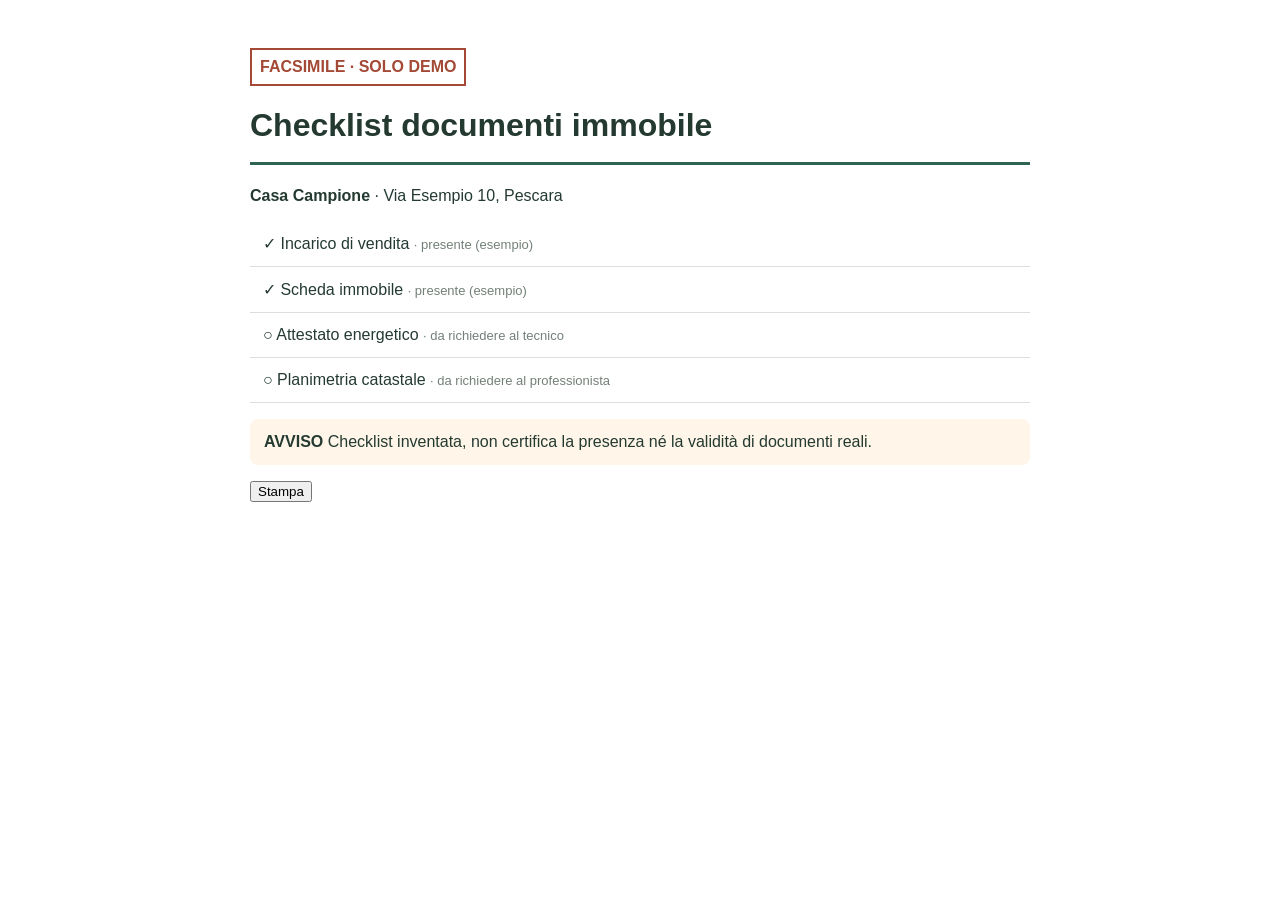
<file: dashboard/assets/demo/checklist-demo.html>
<!doctype html><html lang="it"><meta charset="utf-8"><meta name="viewport" content="width=device-width"><title>Checklist documenti · Demo</title><style>body{font:16px Arial,sans-serif;color:#243a31;max-width:780px;margin:48px auto;padding:0 24px}h1{border-bottom:3px solid #2d6552;padding-bottom:18px}.badge{color:#a34935;font-weight:700;border:2px solid #a34935;padding:8px;display:inline-block}.row{padding:13px;border-bottom:1px solid #ddd}.muted{color:#738078;font-size:13px}.note{background:#fff5e8;padding:14px;border-radius:8px}@media print{.print{display:none}}</style><div class="badge">FACSIMILE · SOLO DEMO</div><h1>Checklist documenti immobile</h1><p><b>Casa Campione</b> · Via Esempio 10, Pescara</p><div class="row">✓ Incarico di vendita <span class="muted">· presente (esempio)</span></div><div class="row">✓ Scheda immobile <span class="muted">· presente (esempio)</span></div><div class="row">○ Attestato energetico <span class="muted">· da richiedere al tecnico</span></div><div class="row">○ Planimetria catastale <span class="muted">· da richiedere al professionista</span></div><p class="note"><b>AVVISO</b> Checklist inventata, non certifica la presenza né la validità di documenti reali.</p><button class="print" onclick="print()">Stampa</button></html>
</file>
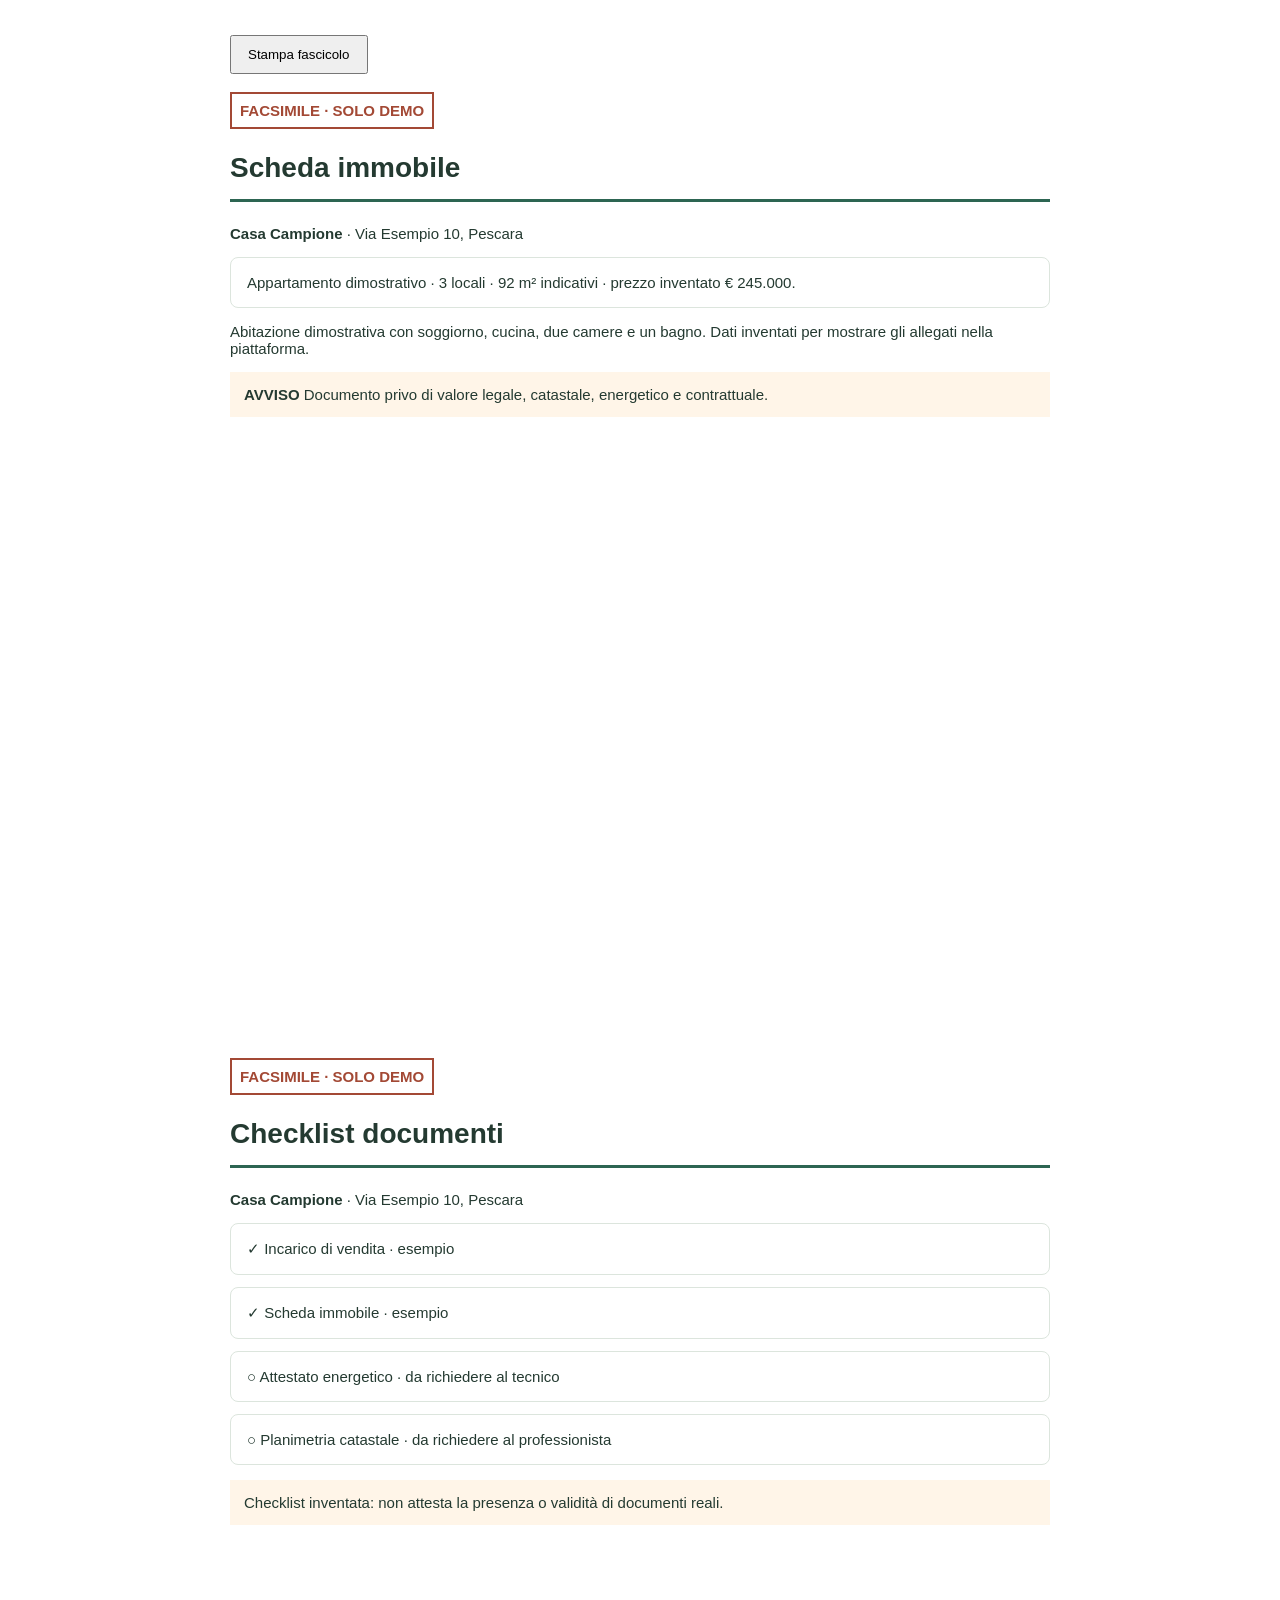
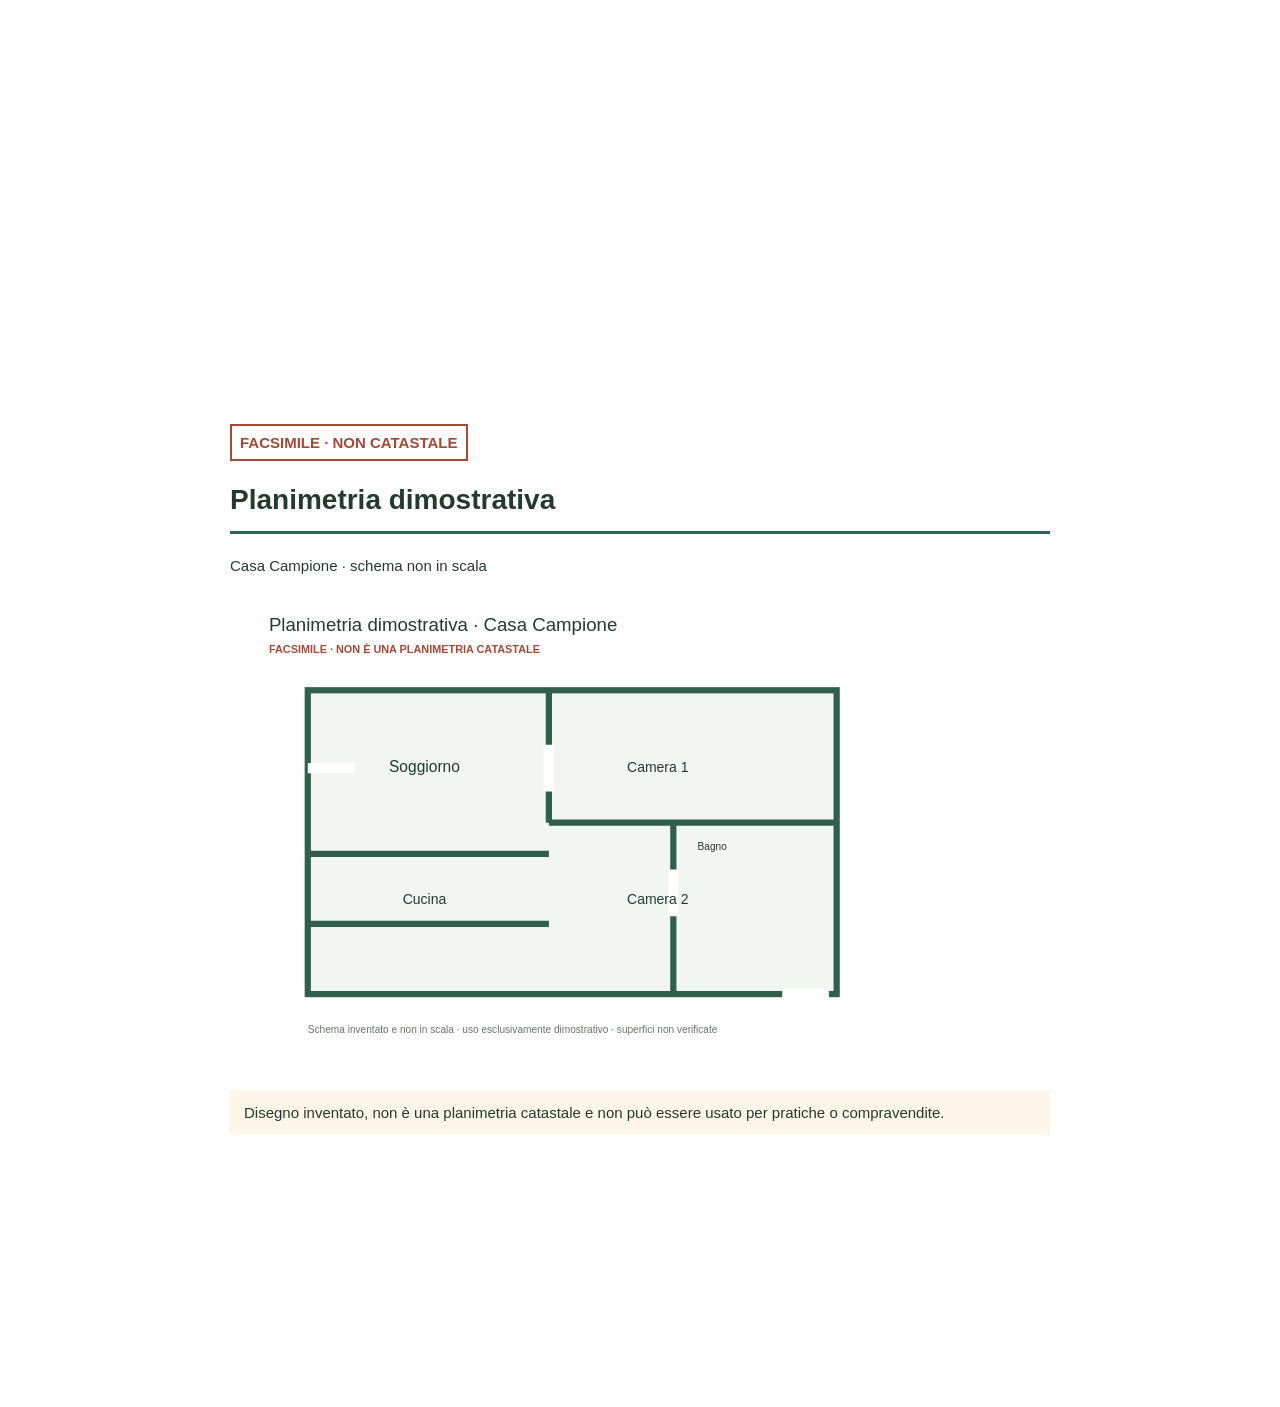
<file: dashboard/assets/demo/fascicolo-demo.html>
<!doctype html><html lang="it"><meta charset="utf-8"><meta name="viewport" content="width=device-width"><title>Fascicolo immobile demo</title><style>body{font:15px Arial,sans-serif;color:#243a31;max-width:820px;margin:35px auto;padding:0 24px}.page{min-height:930px;page-break-after:always;padding:18px 0}.badge{color:#a34935;font-weight:bold;border:2px solid #a34935;padding:8px;display:inline-block}h1{font-size:28px;border-bottom:3px solid #2d6552;padding-bottom:15px}.box{border:1px solid #dce5dd;padding:16px;margin:12px 0;border-radius:8px}.notice{background:#fff5e8;padding:14px}.plan{width:100%;max-width:700px}.print{padding:10px 16px}@media print{body{margin:0 auto}.print{display:none}.page{min-height:auto;break-after:page}}</style><button class="print" onclick="print()">Stampa fascicolo</button><section class="page"><div class="badge">FACSIMILE · SOLO DEMO</div><h1>Scheda immobile</h1><p><b>Casa Campione</b> · Via Esempio 10, Pescara</p><div class="box">Appartamento dimostrativo · 3 locali · 92 m² indicativi · prezzo inventato € 245.000.</div><p>Abitazione dimostrativa con soggiorno, cucina, due camere e un bagno. Dati inventati per mostrare gli allegati nella piattaforma.</p><p class="notice"><b>AVVISO</b> Documento privo di valore legale, catastale, energetico e contrattuale.</p></section><section class="page"><div class="badge">FACSIMILE · SOLO DEMO</div><h1>Checklist documenti</h1><p><b>Casa Campione</b> · Via Esempio 10, Pescara</p><div class="box">✓ Incarico di vendita · esempio</div><div class="box">✓ Scheda immobile · esempio</div><div class="box">○ Attestato energetico · da richiedere al tecnico</div><div class="box">○ Planimetria catastale · da richiedere al professionista</div><p class="notice">Checklist inventata: non attesta la presenza o validità di documenti reali.</p></section><section class="page"><div class="badge">FACSIMILE · NON CATASTALE</div><h1>Planimetria dimostrativa</h1><p>Casa Campione · schema non in scala</p><img class="plan" src="planimetria-demo.svg"><p class="notice">Disegno inventato, non è una planimetria catastale e non può essere usato per pratiche o compravendite.</p></section></html>
</file>
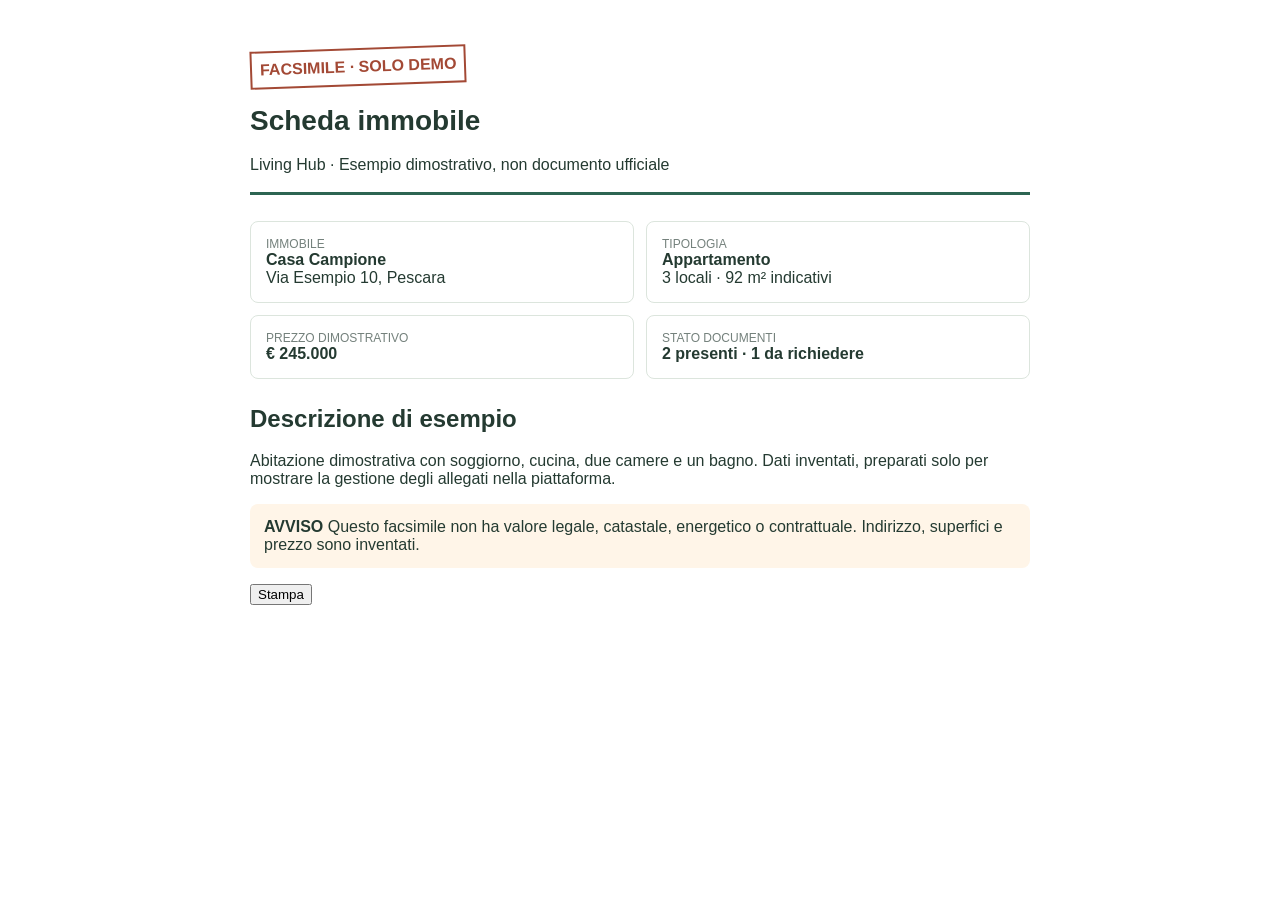
<file: dashboard/assets/demo/scheda-immobile-demo.html>
<!doctype html><html lang="it"><meta charset="utf-8"><meta name="viewport" content="width=device-width"><title>Scheda immobile · Demo</title><style>body{font:16px Arial,sans-serif;color:#243a31;max-width:780px;margin:48px auto;padding:0 24px}header{border-bottom:3px solid #2d6552;padding-bottom:18px}h1{font-size:28px}.badge{color:#a34935;font-weight:700;border:2px solid #a34935;padding:8px;display:inline-block;transform:rotate(-2deg)}.grid{display:grid;grid-template-columns:1fr 1fr;gap:12px;margin:26px 0}.box{border:1px solid #dce5dd;padding:15px;border-radius:8px}.label{color:#74817c;font-size:12px;text-transform:uppercase}.note{background:#fff5e8;padding:14px;border-radius:8px}@media print{body{margin:12mm auto}.print{display:none}}</style><header><div class="badge">FACSIMILE · SOLO DEMO</div><h1>Scheda immobile</h1><div>Living Hub · Esempio dimostrativo, non documento ufficiale</div></header><div class="grid"><div class="box"><div class="label">Immobile</div><b>Casa Campione</b><br>Via Esempio 10, Pescara</div><div class="box"><div class="label">Tipologia</div><b>Appartamento</b><br>3 locali · 92 m² indicativi</div><div class="box"><div class="label">Prezzo dimostrativo</div><b>€ 245.000</b></div><div class="box"><div class="label">Stato documenti</div><b>2 presenti · 1 da richiedere</b></div></div><h2>Descrizione di esempio</h2><p>Abitazione dimostrativa con soggiorno, cucina, due camere e un bagno. Dati inventati, preparati solo per mostrare la gestione degli allegati nella piattaforma.</p><p class="note"><b>AVVISO</b> Questo facsimile non ha valore legale, catastale, energetico o contrattuale. Indirizzo, superfici e prezzo sono inventati.</p><button class="print" onclick="print()">Stampa</button></html>
</file>
<file: style.css>
:root { color-scheme: light; --ink: #465160; --muted: #657080; --accent: #3f716b; }
* { box-sizing: border-box; }
body { margin: 0; min-height: 100vh; min-height: 100svh; display: flex; flex-direction: column; font-family: -apple-system, BlinkMacSystemFont, "Segoe UI", sans-serif; color: var(--ink); background: #fff; border-top: 4px solid var(--ink); }
main { flex: 1; display: flex; flex-direction: column; align-items: center; justify-content: center; text-align: center; padding: 64px 24px 48px; }
.logo { display: block; width: min(300px, 78vw); height: auto; }
.divider { width: 40px; height: 2px; margin: 44px 0 28px; background: #d8dee4; }
h1 { margin: 0; font-size: clamp(32px, 6vw, 52px); font-weight: 600; line-height: 1.2; letter-spacing: -1.5px; }
.separator { color: #b2bbc5; font-weight: 300; margin: 0 6px; }
.ai { color: var(--accent); }
.status { margin: 28px 0 0; display: inline-flex; align-items: center; gap: 10px; padding: 12px 18px; border-radius: 999px; background: #f2f5f5; color: #3d5d59; font-size: 14px; font-weight: 500; line-height: 1.5; }
.dot { width: 7px; height: 7px; flex-shrink: 0; border-radius: 50%; background: var(--accent); }
.description { max-width: 480px; margin: 22px 0 0; font-size: 17px; line-height: 1.75; color: var(--muted); }
footer { text-align: center; padding: 24px; font-size: 12px; letter-spacing: .4px; color: #727d8b; }
@media (max-width: 380px) { main { padding-inline: 18px; } .status { font-size: 12px; padding-inline: 13px; } .description { font-size: 15px; } }
</file>
